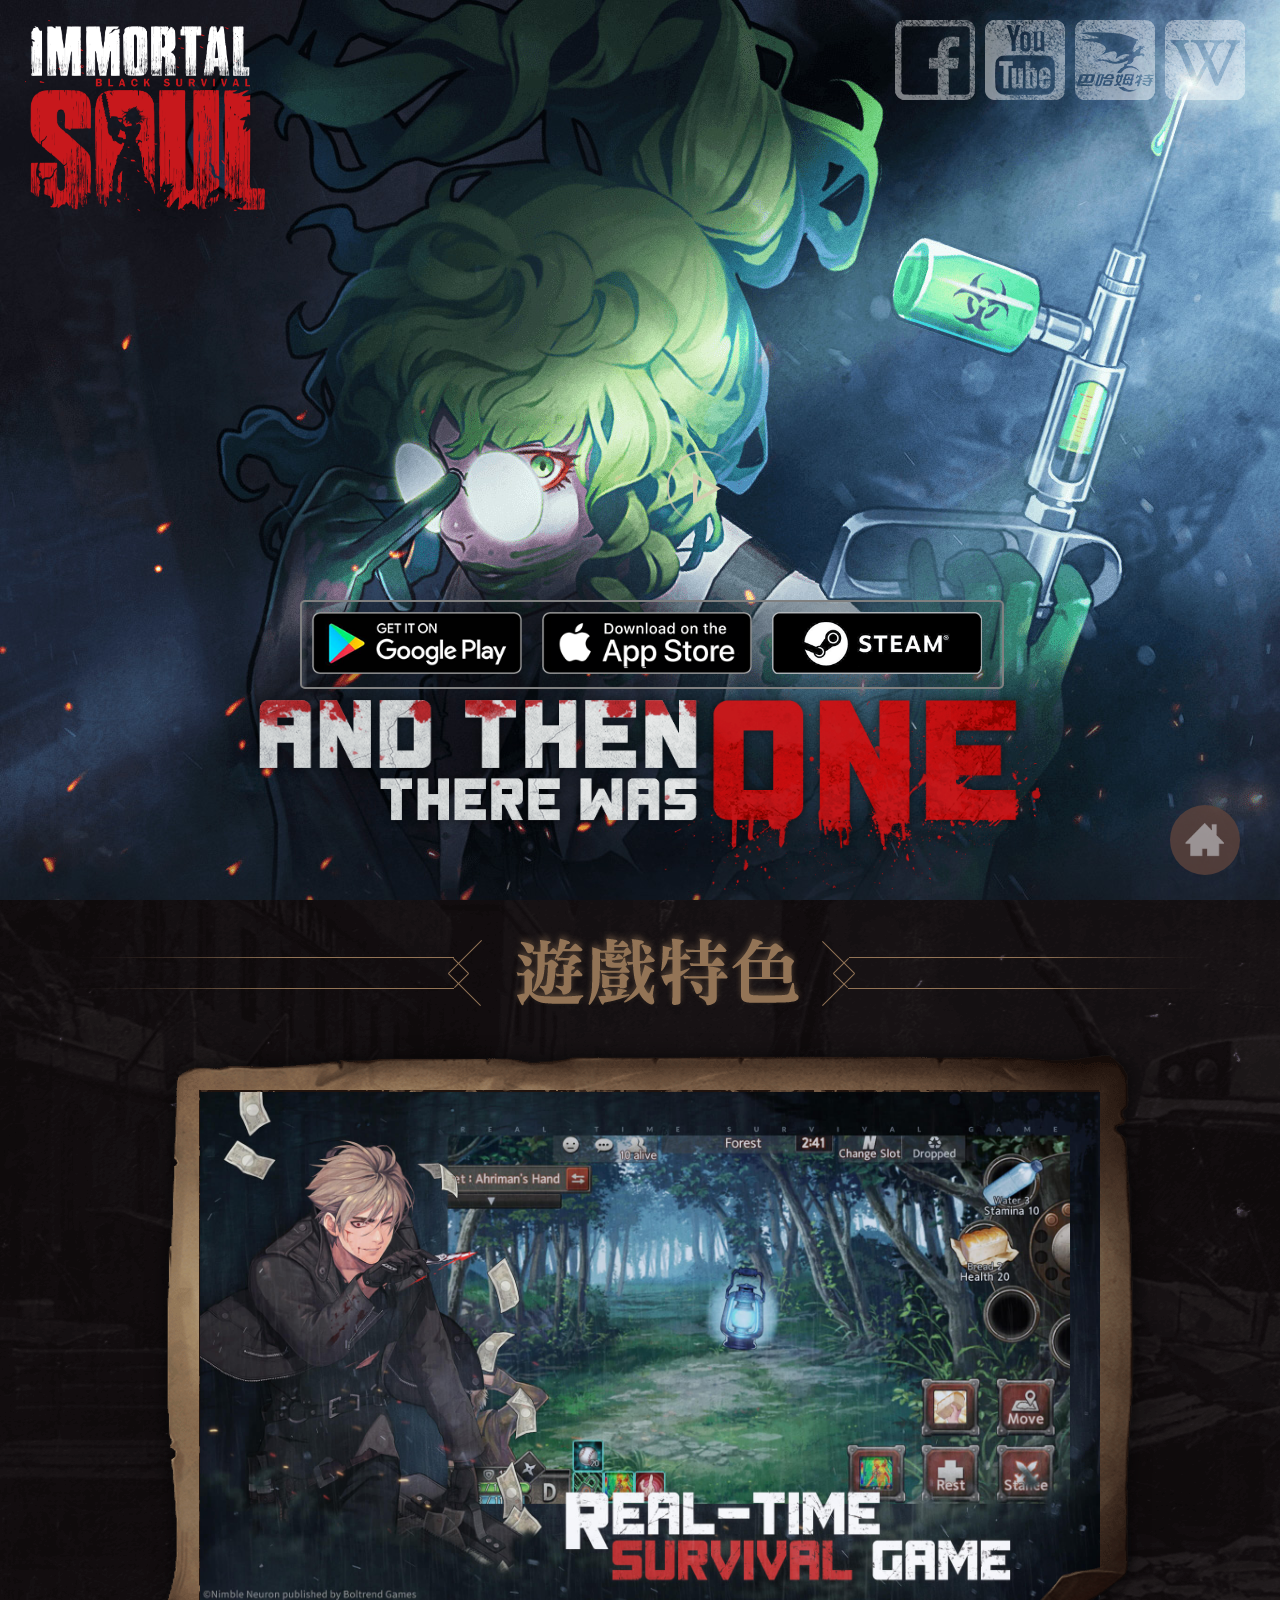
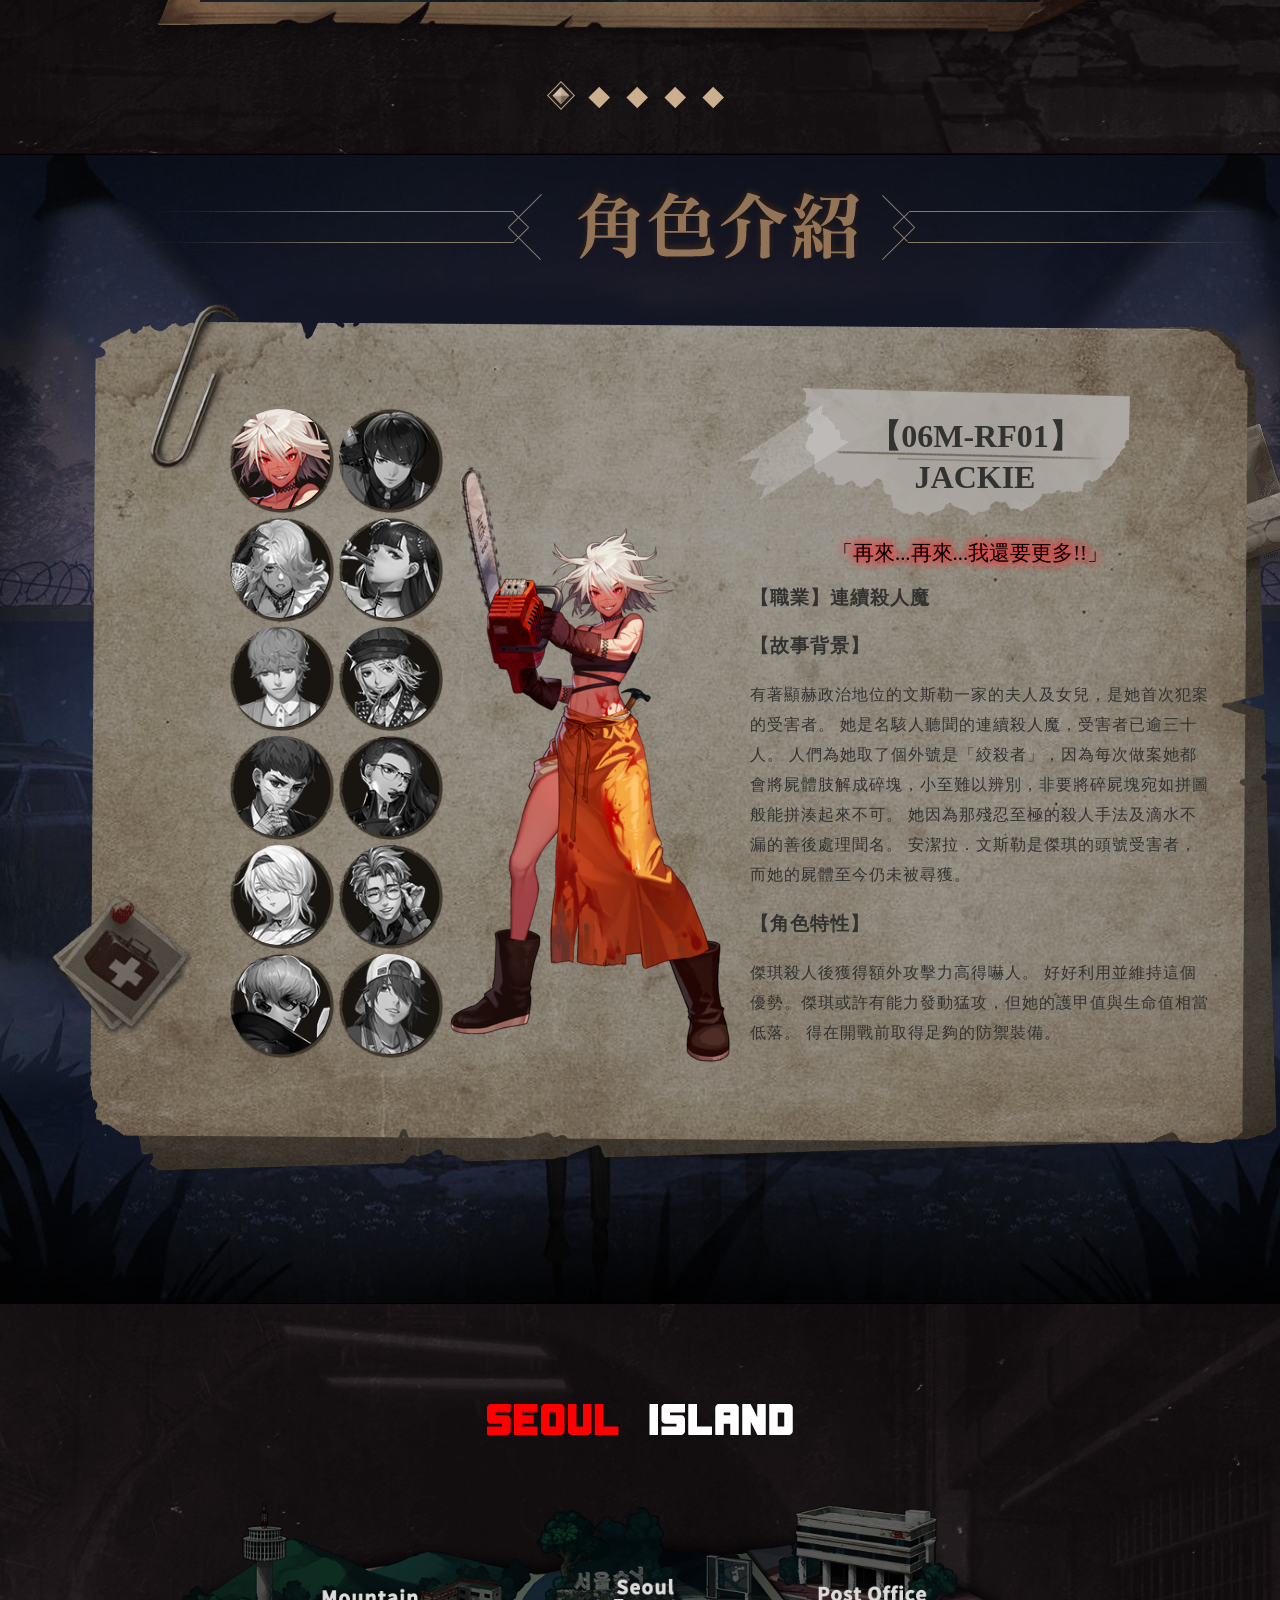
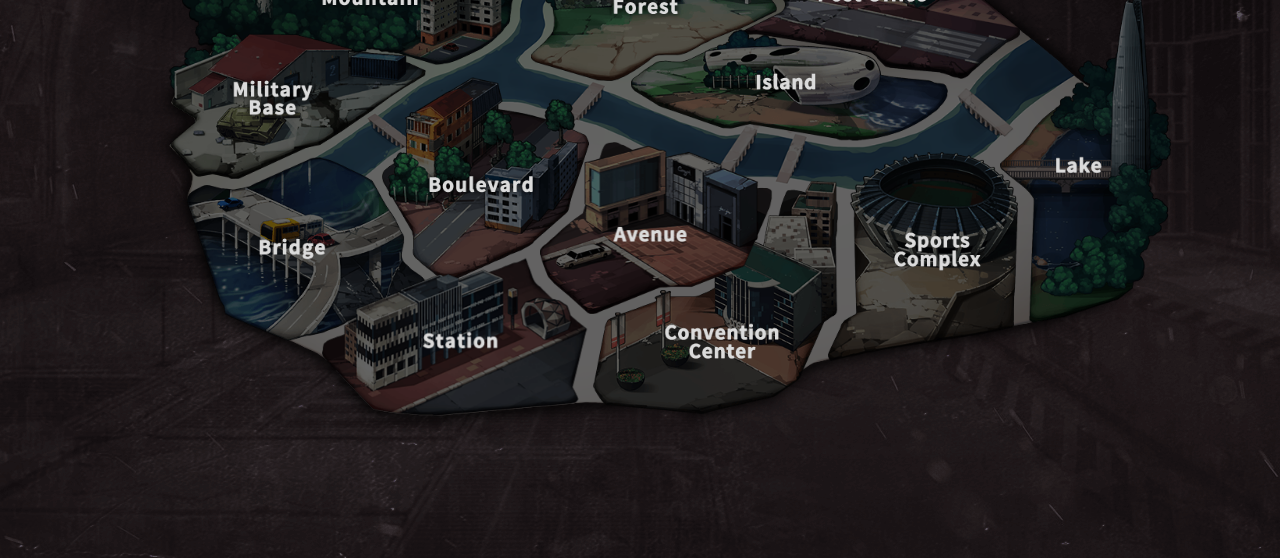
<file: index.html>
<!DOCTYPE html>
<html lang="en">

<head>
    <meta charset="UTF-8">
    <meta http-equiv="X-UA-Compatible" content="IE=edge">
    <meta name="viewport" content="width=device-width, initial-scale=1.0">
    <title>Black Survival</title>
    <link rel="icon" href="./icon/icon.png">
    <link rel="stylesheet" href="./style.css">
    <link rel="stylesheet" href="./map.css">
    <script src="jquery-3.6.0.min.js"></script>

</head>

<body>

    <script>
        $(document).ready(function () {
            $(".download").mouseover(function () {
                $(".dlcontent").show();
            });
            $(".dlcontent").mouseover(function () {
                $(".dlcontent").show();
            });
            $(".download").mouseout(function () {
                $(".dlcontent").hide();
            });
            $(".dlcontent").mouseout(function () {
                $(".dlcontent").hide();
            });

            //角色圖
            $(function () {
                $(".sv_button img").addClass("filtercss");
                $(".sv_intro").hide();
                $(".on").show();
                $(".on img").removeClass("filtercss");

                $(".sv_button").click(function () {
                    $(".sv_button img").addClass("filtercss");
                    $(".sv_intro").hide();
                    $(".sv_intro").find("img").addClass();
                    $(this).next().fadeIn(500);
                    $(".sv_text").show();
                    $(this).find("img").removeClass("filtercss");
                })
            })
            //特色圖
            $(function () {
                $(".pic_button>img").addClass("opacitycss");
                $(".on>img").removeClass("opacitycss");
                $(".pic_feature").hide();
                $(".on").show();

                $(".pic_button").click(function () {
                    $(".pic_button img").addClass("opacitycss")
                    $(".pic_feature").hide();
                    $(".pic_feature").find("img").addClass();
                    $(this).next().slideDown(400);
                    $(this).find("img").removeClass("opacitycss");
                })
            })

            //
            $('.up .close').click(function () {
                $('.up').hide();
            });

            //影片
            $('#mList a').on('click', function (e) {

                e.preventDefault();

                // get video url
                var u = $(this).attr('href');
                // get video id
                var i = u.substring(u.search('=') + 1, u.length);

                // build player
                $('#mPlayer DIV').html('<iframe width="840" height="472" src="https://www.youtube.com/embed/WYs4RuqgIKA" title="YouTube video player" frameborder="0" allow="accelerometer; autoplay; clipboard-write; encrypted-media; gyroscope; picture-in-picture" allowfullscreen></iframe>');
                // '<iframe width="840" height="472" src="https://www.youtube.com/embed/' + i + '?rel=0&autoplay=1;controls=1&showinfo=0 frameborder="1" allow="autoplay; encrypted-media" allowfullscreen></iframe>'
               
                // display player
                $('#mPlayer').fadeIn(500);

            });

            // hide video player
            $('#mPlayer').on('click', function (e) {

                // hide player
                $('#mPlayer').fadeOut(500);

                // destroy player
                $('#mPlayer DIV').empty();

            });

            //地圖
            $(".bg_modal1").hide();
            $(".map1>img").click(function () {
                $(".bg_modal1").show();
            });
            $(".close").click(function () {
                $(".bg_modal1").hide();
            });

            $(".bg_modal2").hide();
            $(".map2>img").click(function () {
                $(".bg_modal2").show();
            });
            $(".close").click(function () {
                $(".bg_modal2").hide();
            });
            $(".bg_modal3").hide();
            $(".map3>img").click(function () {
                $(".bg_modal3").show();
            });
            $(".close").click(function () {
                $(".bg_modal3").hide();
            });
            $(".bg_modal4").hide();
            $(".map4>img").click(function () {
                $(".bg_modal4").show();
            });
            $(".close").click(function () {
                $(".bg_modal4").hide();
            });
            $(".bg_modal5").hide();
            $(".map5>img").click(function () {
                $(".bg_modal5").show();
            });
            $(".close").click(function () {
                $(".bg_modal5").hide();
            });
            $(".bg_modal6").hide();
            $(".map6>img").click(function () {
                $(".bg_modal6").show();
            });
            $(".close").click(function () {
                $(".bg_modal6").hide();
            });
            $(".bg_modal7").hide();
            $(".map7>img").click(function () {
                $(".bg_modal7").show();
            });
            $(".close").click(function () {
                $(".bg_modal7").hide();
            });
            $(".bg_modal8").hide();
            $(".map8>img").click(function () {
                $(".bg_modal8").show();
            });
            $(".close").click(function () {
                $(".bg_modal8").hide();
            });
            $(".bg_modal9").hide();
            $(".map9>img").click(function () {
                $(".bg_modal9").show();
            });
            $(".close").click(function () {
                $(".bg_modal9").hide();
            });
            $(".bg_modal10").hide();
            $(".map10>img").click(function () {
                $(".bg_modal10").show();
            });
            $(".close").click(function () {
                $(".bg_modal10").hide();
            });
            $(".bg_modal11").hide();
            $(".map11>img").click(function () {
                $(".bg_modal11").show();
            });
            $(".close").click(function () {
                $(".bg_modal11").hide();
            });
            $(".bg_modal12").hide();
            $(".map12>img").click(function () {
                $(".bg_modal12").show();
            });
            $(".close").click(function () {
                $(".bg_modal12").hide();
            });
        })
    </script>

    <div class="header_bg" id="section_header">
        <!-- 製作正上方的背景圖 -->
        <a class="bs_icon" href="#"></a> <!-- 製作左上角的圖標 -->
        <div class="header_nav">
            <!-- 製作右上角的連結icon -->
            <a class="b1"
                href="https://www.facebook.com/%E9%BB%91%E8%89%B2%E5%80%96%E5%AD%98-Black-Survival-%E9%9D%9E%E5%AE%98%E7%B9%81%E4%B8%AD%E8%B3%87%E8%A8%8A%E7%AB%99-111586213933327/"
                target="_blank"></a></a>
            <a class="b2" href="https://www.youtube.com/channel/UCaktoGSdjMnfQFv5BSyYrvA" target="_blank"></a>
            <a class="b3" href="https://forum.gamer.com.tw/A.php?bsn=38217" target="_blank"></a>
            <a class="b4" href="https://blacksurvivaltw.fandom.com/zh/wiki/%E9%BB%91%E8%89%B2%E5%80%96%E5%AD%98_Wiki"
                target="_blank"></a>
        </div>

        <div class="home">
            <!-- 播放影片-->
            <!-- <div class="playVideo">
                <i></i>
            </div>
            <div class="modal is-hide">
                <iframe width="560" height="315" src="https://www.youtube.com/embed/p77piNdlYw0?controls=0"
                    title="YouTube video player" frameborder="0"
                    allow="accelerometer; autoplay; clipboard-write; encrypted-media; gyroscope; picture-in-picture"
                    allowfullscreen></iframe>
                <a class="modal-close js-modal-close">X</a>
            </div> -->
            <div id="mList">
                <a href="https://www.youtube.com/watch?v=j1V93r6uO54" class="playVideo"><i></i></a>
            </div>            

            <div class="download"></div> <!-- 移過去顯示隱藏的下載圖標-->
            <div class="dlcontent">
                <!-- 下載圖標-->
                <a class="d1" href="https://play.google.com/store/apps/details?id=com.boltrend.blacksurvival"
                    target="_blank"></a>
                <a class="d2" href="https://apps.apple.com/us/app/black-survival-re/id1526806298" target="_blank"></a>
                <a class="d3" href="https://store.steampowered.com/app/690510/Black_Survival/" target="_blank"></a>
            </div>
        </div>
    </div>
    </div>
    <!-- 遊戲特色-->
    <div class="pic_bg" id="section_pic">
        <div class="pic">
            <!-- 大袋子 -->
            <div class="pic_title"></div>
            <div class="game_pic">
                <!-- 遊戲圖大袋子 -->
                <div class="pic_content">
                    <div class="pic_nav" style="z-index: 20;">
                        <div class="pic_button on">
                            <img src="./other/scroll_on.png" alt="">
                        </div>
                        <div class="pic_feature on">
                            <img src="./pic/1.jpg" alt="">
                        </div>
                        <div class="pic_button">
                            <img src="./other/scroll_on.png" alt="">
                        </div>
                        <div class="pic_feature">
                            <img src="./pic/3.jpg" alt="">
                        </div>
                        <div class="pic_button">
                            <img src="./other/scroll_on.png" alt="">
                        </div>
                        <div class="pic_feature">
                            <img src="./pic/5.jpg" alt="">
                        </div>
                        <div class="pic_button">
                            <img src="./other/scroll_on.png" alt="">
                        </div>
                        <div class="pic_feature">
                            <img src="./pic/4.jpg" alt="">
                        </div>
                        <div class="pic_button">
                            <img src="./other/scroll_on.png" alt="">
                        </div>
                        <div class="pic_feature">
                            <img src="./pic/kv.jpg" alt="">
                        </div>
                    </div>
                </div>
            </div>
            <div class="photo_border"></div>
            <div class="scroll_line"></div>
        </div>
    </div>


    <!-- 腳色介紹-->
    <div class="char_bg" id="section_char">
        <!-- 背景圖-->
        <div class="char">
            <!-- 腳色介紹區塊-->
            <div class="char_title"></div>
            <div class="game_char">
                <!-- 腳色大袋子-->
                <div class="sv_content">
                    <div class="sv_nav" style="z-index: 20;">
                        <!-- 1-->
                        <div class="sv_button on head_img"><img src="./char/1jackie.png" alt="">
                        </div>
                        <div class="sv_intro on">
                            <!-- 介紹袋子-->
                            <div class="body_img">
                                <img id="sv1" src="./allchar/1.png" alt="">
                            </div>
                            <div class="sv_title">
                                <h1>【06M-RF01】JACKIE</h1>
                            </div>
                            <div class="sv_say">
                                「再來...再來...我還要更多!!」
                            </div>
                            <div class="sv_text">
                                <!-- 角色資訊-->
                                <h3>【職業】連續殺人魔</h3>
                                <h3>【故事背景】</h3>
                                有著顯赫政治地位的文斯勒一家的夫人及女兒，是她首次犯案的受害者。
                                她是名駭人聽聞的連續殺人魔，受害者已逾三十人。
                                人們為她取了個外號是「絞殺者」，因為每次做案她都會將屍體肢解成碎塊，小至難以辨別，非要將碎屍塊宛如拼圖般能拼湊起來不可。
                                她因為那殘忍至極的殺人手法及滴水不漏的善後處理聞名。
                                安潔拉．文斯勒是傑琪的頭號受害者，而她的屍體至今仍未被尋獲。

                                <h3>【角色特性】</h3>
                                傑琪殺人後獲得額外攻擊力高得嚇人。
                                好好利用並維持這個優勢。傑琪或許有能力發動猛攻，但她的護甲值與生命值相當低落。
                                得在開戰前取得足夠的防禦裝備。
                            </div>
                        </div>
                        <!-- 1結束-->
                        <!-- 2-->
                        <div class="sv_button head_img"><img src="./char/31Yuki.png" alt="">
                        </div>
                        <div class="sv_intro">
                            <!-- 介紹袋子-->
                            <div class="body_img1">
                                <img src="/allchar/31.png" alt="yuki">
                            </div>
                            <div class="sv_title">
                                <h1>【17M-RFT31】YUKI</h1>
                            </div>
                            <div class="sv_say">
                                「有什麼是我能為你效勞的嗎？」
                            </div>
                            <div class="sv_text">
                                <!-- 角色資訊-->
                                <h3>【職業】高中生</h3>
                                <h3>【故事背景】</h3>
                                有著完美無瑕般風度的劍道社高中生。
                                他從不會因小事而失去冷靜，總是做好萬全的準備去應對各種狀況。
                                他的完美主義猶如一道無堅不催的冰牆，卻也同時像玻璃般容易受到打擊而粉碎。

                                <h3>【角色特性】</h3>
                                雪的優勢在於可以短暫封印對手的戰鬥技能。
                                確保身上有足夠的補品，令你能隨時維持在「完美主義」的狀態。
                            </div>
                        </div>
                        <!-- 2結束-->
                        <!-- 3-->
                        <div class="sv_button head_img"> <img src="./char/3Chiara.png" alt="">
                        </div>
                        <div class="sv_intro">
                            <!-- 介紹袋子-->
                            <div class="body_img2">
                                <img src="./allchar/3.png" alt="">
                            </div>
                            <div class="sv_title">
                                <h1>【16M-RFT21】CHIARA</h1>
                            </div>
                            <div class="sv_say">
                                「結束了…再也沒有任何事物能救贖我…」
                            </div>
                            <div class="sv_text">
                                <!-- 角色資訊-->
                                <h3>【職業】修女</h3>
                                <h3>【故事背景】</h3>
                                出生時就被送到一座封閉的天主教修道院，每天都接受神是全知全能的洗腦灌輸。
                                當終於被獲准離開修道院出外傳教時，她深信著自己是受上帝所庇護的，於是來到了當地治安最險惡的城鎮傳教，最後遭人綁架。
                                在她身處人口販賣市場的那段漫長日子裡，被逼著做她所認為骯髒下賤的事情。她逐漸萌生了質疑起上帝的念頭，也令她對被玷汙的自己產生強烈的厭惡感。
                                每當她看見美麗而純潔的事物，都是讓她陷入自我厭惡而情緒崩潰。
                                <h3>【角色特性】</h3>
                                琪婭拉的極印可以不斷消弱敵人，這對持久戰十分有利。
                                審判降臨可對疊滿極印的敵人造成巨量的打擊。
                            </div>
                        </div>
                        <!-- 3結束-->
                        <!-- 4-->
                        <div class="sv_button head_img"><img src="./char/29LiDailin.png" alt="">
                        </div>
                        <div class="sv_intro">
                            <!-- 介紹袋子-->
                            <div class="body_img3">
                                <img src="./allchar/29.png" alt="">
                            </div>
                            <div class="sv_title">
                                <h1>【16M-RFT20】<br>LI DAILIN</h1>
                            </div>
                            <div class="sv_say">
                                「能請你從我的生命中離開嗎？」
                            </div>
                            <div class="sv_text">
                                <!-- 角色資訊-->
                                <h3>【職業】無業遊民</h3>
                                <h3>【故事背景】</h3>
                                武術世家唯一的獨生女。為將武術流傳下去，家人不顧及她的感受逼著她習武。使她對武術心生厭惡。
                                作為報復，她捨棄作為武術家的尊嚴，逃離了世代傳承的道館，選擇過著浪跡天崖的生活。
                                只有當身上沒了酒錢，她才會隨便找些零工來做。
                                跟她的名字比起來，「李花子（李化子）」這個外號在她的家鄉更有名。

                                <h3>【角色特性】</h3>
                                黛琳在喝醉時就能一展他的過人武藝。最好確保背包裡始終都備有酒。
                                黛琳是一名酒鬼，能輕易找到隱藏在各處的酒。
                            </div>
                        </div>
                        <!-- 4結束-->
                        <!-- 5-->
                        <div class="sv_button head_img"><img src="./char/12Arda.png" alt="">
                        </div>
                        <div class="sv_intro">
                            <!-- 介紹袋子-->
                            <div class="body_img4">
                                <img src="./allchar/12.png" alt="">
                            </div>
                            <div class="sv_title">
                                <h1>【14M-RFT24】ARDA</h1>
                            </div>
                            <div class="sv_say">
                                「人們總是會留下痕跡」
                            </div>
                            <div class="sv_text">
                                <!-- 角色資訊-->
                                <h3>【職業】大學研究生</h3>
                                <h3>【故事背景】</h3>
                                於尊敬的教授底下進行研究的大學研究生。
                                當教授遭人指控偽造其挖掘的考古文物時，他挺身而出站在教授這邊並為她辯護。
                                但他也逐漸被他人的指控所影響，最後聽信謠言質疑起自己的教授。
                                因此當教授的清白最終被證實時，他開始對「相信」這件事抱持著很深的不信任。
                                雖然他經常板著張臉面無表情，不過那只是不太將情緒表現在臉上而已。
                                他常被人看到用茶杯喝提神飲料。

                                <h3>【角色特性】</h3>
                                阿爾達的工藝鑑定用他與敵方的裝備稀有度的差別加額外真傷。
                                早期在打架前先裝備一些基礎裝備。
                                打架時用他的禁止挖掘來阻礙敵人的搜索率,讓他們找不到需要的道具。
                            </div>
                        </div>
                        <!-- 5結束-->
                        <!-- 6-->
                        <div class="sv_button head_img"><img src="./char/6Hart.png" alt="">
                        </div>
                        <div class="sv_intro">
                            <!-- 介紹袋子-->
                            <div class="body_img5">
                                <img src="./allchar/6.png" alt="">
                            </div>
                            <div class="sv_title">
                                <h1>【16M-RFT22】HART</h1>
                            </div>
                            <div class="sv_say">
                                「愛與和……平？」
                            </div>
                            <div class="sv_text">
                                <!-- 角色資訊-->
                                <h3>【職業】吉他手</h3>
                                <h3>【故事背景】</h3>
                                她被愛和音樂能夠改變世界的信念所感動，讓她從此迷上了搖滾樂。
                                她的樂團名聲遠近馳名，受到許多經紀公司的邀約。
                                但是哈特卻拒絕了這些邀請，因為這樣她就沒辦法演奏自己想要的音樂了。
                                然而其他被現實壓力所苦的樂團成員們，在她不知情的情況簽下了合約。
                                遭到同伴背叛的打擊令她錯愕不已。
                                為了證明自己是對的，讓她要用音樂來改變人的想法更加執著。

                                <h3>【角色特性】</h3>
                                「和平使者」能使人無法在該區域發生任何戰鬥，能否恰當運用這個能力很重要。
                                敵人的武器越強，「不和諧音」就會越強。
                            </div>
                        </div>
                        <!-- 6結束-->
                        <!-- 10-->
                        <div class="sv_button head_img"><img src="./char/10HyunWoo.png" alt="">
                        </div>
                        <div class="sv_intro">
                            <!-- 介紹袋子-->
                            <div class="body_img6">
                                <img src="./allchar/10.png" alt="">
                            </div>
                            <div class="sv_title">
                                <h1>【14M-RFT04】HYUNWOO</h1>
                            </div>
                            <div class="sv_say">
                                「事情不會再更糟了」
                            </div>
                            <div class="sv_text">
                                <!-- 角色資訊-->
                                <h3>【職業】高中生</h3>
                                <h3>【故事背景】</h3>
                                玹雨不曾懷抱過夢想或希望。自己對於未來所能感受到的只有焦慮與不安。
                                為了逃避對未來的恐懼，他能做的就是不斷找人打架與飆車，僅僅追求一時刺激而活在當下。
                                然而無論再怎麼欺騙自己，他內心的焦慮依然揮之不去，不斷地潛藏在他的內心深處。
                                成年後最想做的就是堂堂正正地去買張彩券。
                                比起家人，他更看重自己的死黨。

                                <h3>【角色特性】</h3>
                                玹雨的惡鬥能迅速的幫助自己提高熟練度。主動發起進攻能有效地快速增強自己的實力。
                            </div>
                        </div>
                        <!-- 10結束-->
                        <!-- 11-->
                        <div class="sv_button head_img"><img src="./char/24Adela.png" alt="">
                        </div>
                        <div class="sv_intro">
                            <!-- 介紹袋子-->
                            <div class="body_img7">
                                <img src="./allchar/24.png" alt="">
                            </div>
                            <div class="sv_title">
                                <h1>【17M-RFT28】ADELA</h1>
                            </div>
                            <div class="sv_say">
                                「何必白費力氣呢？反正勝利最後一定是屬於我的」
                            </div>
                            <div class="sv_text">
                                <!-- 角色資訊-->
                                <h3>【職業】西洋棋世界冠軍</h3>
                                <h3>【故事背景】</h3>
                                身為西洋棋世界冠軍。擺在她面前的唯有勝利。
                                在她的字典裡沒有「失敗」這兩個字。
                                她隨時能夠預測下一步並且完美的執行。
                                平常她的步調總是比較緩慢，有時甚至會讓人感到不耐煩。
                                可是當比賽開始，她就會全神關注於比賽，仿佛變了一個人。
                                她喜歡思考計畫一切，尤其當她所制定的戰術策略及精準的決策判斷讓自己贏得比賽時，更會令她雀躍不已。

                                <h3>【角色特性】</h3>
                                能使用「升變」來提升武器等級。
                                如果有計畫性地使用「將軍！」，就能夠在僅僅8秒後再次使用該技能。
                            </div>
                        </div>
                        <!-- 11結束-->
                        <!-- 12-->
                        <div class="sv_button head_img"><img src="./char/21Sissela.png" alt="">
                        </div>
                        <div class="sv_intro">
                            <!-- 介紹袋子-->
                            <div class="body_img8">
                                <img src="./allchar/21.png" alt="">
                            </div>
                            <div class="sv_title">
                                <h1>【17M-RFT27】SISSELA</h1>
                            </div>
                            <div class="sv_say">
                                「活著是一種痛苦。等待著我的也只有更多的痛苦」
                            </div>
                            <div class="sv_text">
                                <!-- 角色資訊-->
                                <h3>【職業】絕症患者</h3>
                                <h3>【故事背景】</h3>
                                她身患世上僅有百餘人罹患的不治之症。年幼時被診斷出來，從那時後便沒離開過醫院。
                                她時常承受著難以忍受的痛楚，儘管數次試著自殺，但始終沒有成功。
                                醫學界將她視為是難能可貴的重要樣本，因此動用許多最尖端的醫療技術與鉅額的藥物補助來研究她的病情。
                                可是在她眼中看來，他們不過僅僅是為了拿自己的身體做研究，才讓她苟延殘喘的活在這裡。
                                她總是面無表情，也不愛講話。由於從小就生活在醫院的緣故，所以與其他人交談時會感到很不自在。
                                她有著會在周遭的物體畫上眼睛嘴巴並給它們取名、和它們說話的習慣。

                                <h3>【角色特性】</h3>
                                希瑟拉的痛苦忍受效果會隨著交戰時間的延長而增強。
                                希瑟拉準備的恢復物品可利用解除枷鎖來贏得戰鬥。
                            </div>
                        </div>
                        <!-- 12結束-->
                        <!-- 13-->
                        <div class="sv_button head_img"><img src="./char/9Shoichi.png" alt="">
                        </div>
                        <div class="sv_intro">
                            <!-- 介紹袋子-->
                            <div class="body_img9">
                                <img src="./allchar/9.png" alt="">
                            </div>
                            <div class="sv_title">
                                <h1>【16M-RFT23】SHOICHI</h1>
                            </div>
                            <div class="sv_say">
                                「那麼，這份髒工作值得你開多少價碼呢？」
                            </div>
                            <div class="sv_text">
                                <!-- 角色資訊-->
                                <h3>【職業】證券營業員</h3>
                                <h3>【故事背景】</h3>
                                他曾經是個平庸無能的老實上班族。
                                當他的妻子死於先天性心臟病時，他整個人像是變了一樣。
                                因為沒有錢害得妻子沒辦法接受適當的手術及治療，他將妻子的死歸咎於金錢。
                                而他認知到總有一天，遺傳妻子疾病的女兒也死於相同的疾病。
                                使他下定決心為了錢什麼髒事都願意做。
                                他能夠面無表情地談論，實際存在的東西才能決定本身的價值。
                                他喜歡喝茶勝過咖啡，但他卻認為喝茶很老氣。

                                <h3>【角色特性】</h3>
                                彰一很擅長利用敵人的弱點，他能活用這項優勢主動發起致命攻擊。
                                「非法利益」是個能使你在與敵人一對一交戰時，擴大雙方武器熟練度差距的一大利器。
                            </div>
                        </div>
                        <!-- 13結束-->
                        <!-- 14-->
                        <div class="sv_button head_img"><img src="./char/8Alex.png" alt="">
                        </div>
                        <div class="sv_intro">
                            <!-- 介紹袋子-->
                            <div class="body_img10">
                                <img src="./allchar/8.png" alt="">
                            </div>
                            <div class="sv_title">
                                <h1>【14M-RFT13】ALEX</h1>
                            </div>
                            <div class="sv_say">
                                「擁有真理，自會揭示名為未來的神秘面紗」
                            </div>
                            <div class="sv_text">
                                <!-- 角色資訊-->
                                <h3>【職業】特務</h3>
                                <h3>【故事背景】</h3>
                                精通6國語言，擅長操作所有類型的武器。
                                他似乎很喜歡玩俄羅斯方塊。
                                與其優異的身體能力不同的事，他的臉色總是看起來不太好。
                                除此之外的事情均不詳。

                                <h3>【角色特性】</h3>
                                亞歷克斯能操作各種類型的武器。所以不管是哪種，你都能視情形選擇最好的裝備。
                                「孤注一擲」可以造成驚人的傷害，但也必須做好事前準備。
                                試著在潛行狀態下使用。
                            </div>
                        </div>
                        <!-- 14結束-->
                        <!-- 15-->
                        <div class="sv_button head_img"><img src="./char/30Nathapon.png" alt="">
                        </div>
                        <div class="sv_intro">
                            <!-- 介紹袋子-->
                            <div class="body_img11">
                                <img src="./allchar/30.png" alt="">
                            </div>
                            <div class="sv_title">
                                <h1>【17M-RFT30】NATHAPON</h1>
                            </div>
                            <div class="sv_say">
                                「人都身處在追尋什麼事物的旅途，不是嗎？」
                            </div>
                            <div class="sv_text">
                                <!-- 角色資訊-->
                                <h3>【職業】攝影師</h3>
                                <h3>【故事背景】</h3>
                                他是個雲遊四海的攝影師．手下的快門從來沒停過。
                                他是個天性樂觀且有著良好適應力的人，儘管別人聽起來可能會覺得有點奇怪，但是他其實不太與人來往。
                                每當他起床睜開眼睛的瞬間，他就會起來仔細檢視相機裡的照片，生怕遺漏了什麼。

                                <h3>【角色特性】</h3>
                                納塔朋可使用「時間軌跡」來迅速提升等級，而不需要進行戰鬥。
                                「取景」在戰鬥繼續時更有效。
                                別忘記在有「時間軌跡」的區域使用效果會翻倍。
                            </div>
                        </div>
                        <!-- 15結束-->
                    </div>
                </div>
            </div>
        </div>
    </div>

    <div class="map_bg" id="section_map">
        <div class="map">
            <div class="map_title"></div>
            <div class="map_box">
                <div class="map_item map1"><img src="./map/1Lake.png" alt=""></div>
                <div class="map_item map2"><img src="./map/2PostOffice.png" alt=""></div>
                <div class="map_item map3"><img src="./map/3SeoulForest.png" alt=""></div>
                <div class="map_item map4"><img src="./map/4Island.png" alt=""></div>
                <div class="map_item map5"><img src="./map/5Mountain.png" alt=""></div>
                <div class="map_item map6"><img src="./map/6MilitaryBase.png" alt=""></div>
                <div class="map_item map7"><img src="./map/7Boulevard.png" alt=""></div>
                <div class="map_item map8"><img src="./map/8Bridge.png" alt=""></div>
                <div class="map_item map9"><img src="./map/9ConventionCenter.png" alt=""></div>
                <div class="map_item map10"><img src="./map/10SportsComplex.png" alt=""></div>
                <div class="map_item map11"><img src="./map/11Staion.png" alt=""></div>
                <div class="map_item map12"><img src="./map/12Avenue.png" alt=""></div>
            </div>
        </div>
    </div>

    

    <div class="bg_modal1">
        <div class="modal_content">
            <img src="./map/1Lake-detail.png" alt="">
        </div>
        <div class="close">+</div>
    </div>

    <div class="bg_modal2">
        <div class="modal_content">
            <img src="./map/2PostOffice-detail.png" alt="">
        </div>
        <div class="close">+</div>
    </div>
    <div class="bg_modal3">
        <div class="modal_content">
            <img src="./map/3SeoulForest-detail.png" alt="">
        </div>
        <div class="close">+</div>
    </div>
    <div class="bg_modal4">
        <div class="modal_content">
            <img src="./map/4Island-detail.png" alt="">
        </div>
        <div class="close">+</div>
    </div>
    <div class="bg_modal5">
        <div class="modal_content">
            <img src="./map/5Mountain-detail.png" alt="">
        </div>
        <div class="close">+</div>
    </div>
    <div class="bg_modal6">
        <div class="modal_content">
            <img src="./map/6MilitaryBase-detail.png" alt="">
        </div>
        <div class="close">+</div>
    </div>
    <div class="bg_modal7">
        <div class="modal_content">
            <img src="./map/7Boulevard-detail.png" alt="">
        </div>
        <div class="close">+</div>
    </div>
    <div class="bg_modal8">
        <div class="modal_content">
            <img src="./map/8Bridge-detail.png" alt="">
        </div>
        <div class="close">+</div>
    </div>
    <div class="bg_modal9">
        <div class="modal_content">
            <img src="./map/9ConventionCenter-detail.png" alt="">
        </div>
        <div class="close">+</div>
    </div>
    <div class="bg_modal10">
        <div class="modal_content">
            <img src="./map/10SportsComplex-detail.png" alt="">
        </div>
        <div class="close">+</div>
    </div>
    <div class="bg_modal11">
        <div class="modal_content">
            <img src="./map/11Staion-detail.png" alt="">
        </div>
        <div class="close">+</div>
    </div>
    <div class="bg_modal12">
        <div class="modal_content">
            <img src="./map/12Avenue-detail.png" alt="">
        </div>
        <div class="close">+</div>
    </div>


    <div>
        <a href="#top" class="up"></a>
    </div>

    <div id="mPlayer">
        <div></div>
    </div>
</body>

</html>
</file>
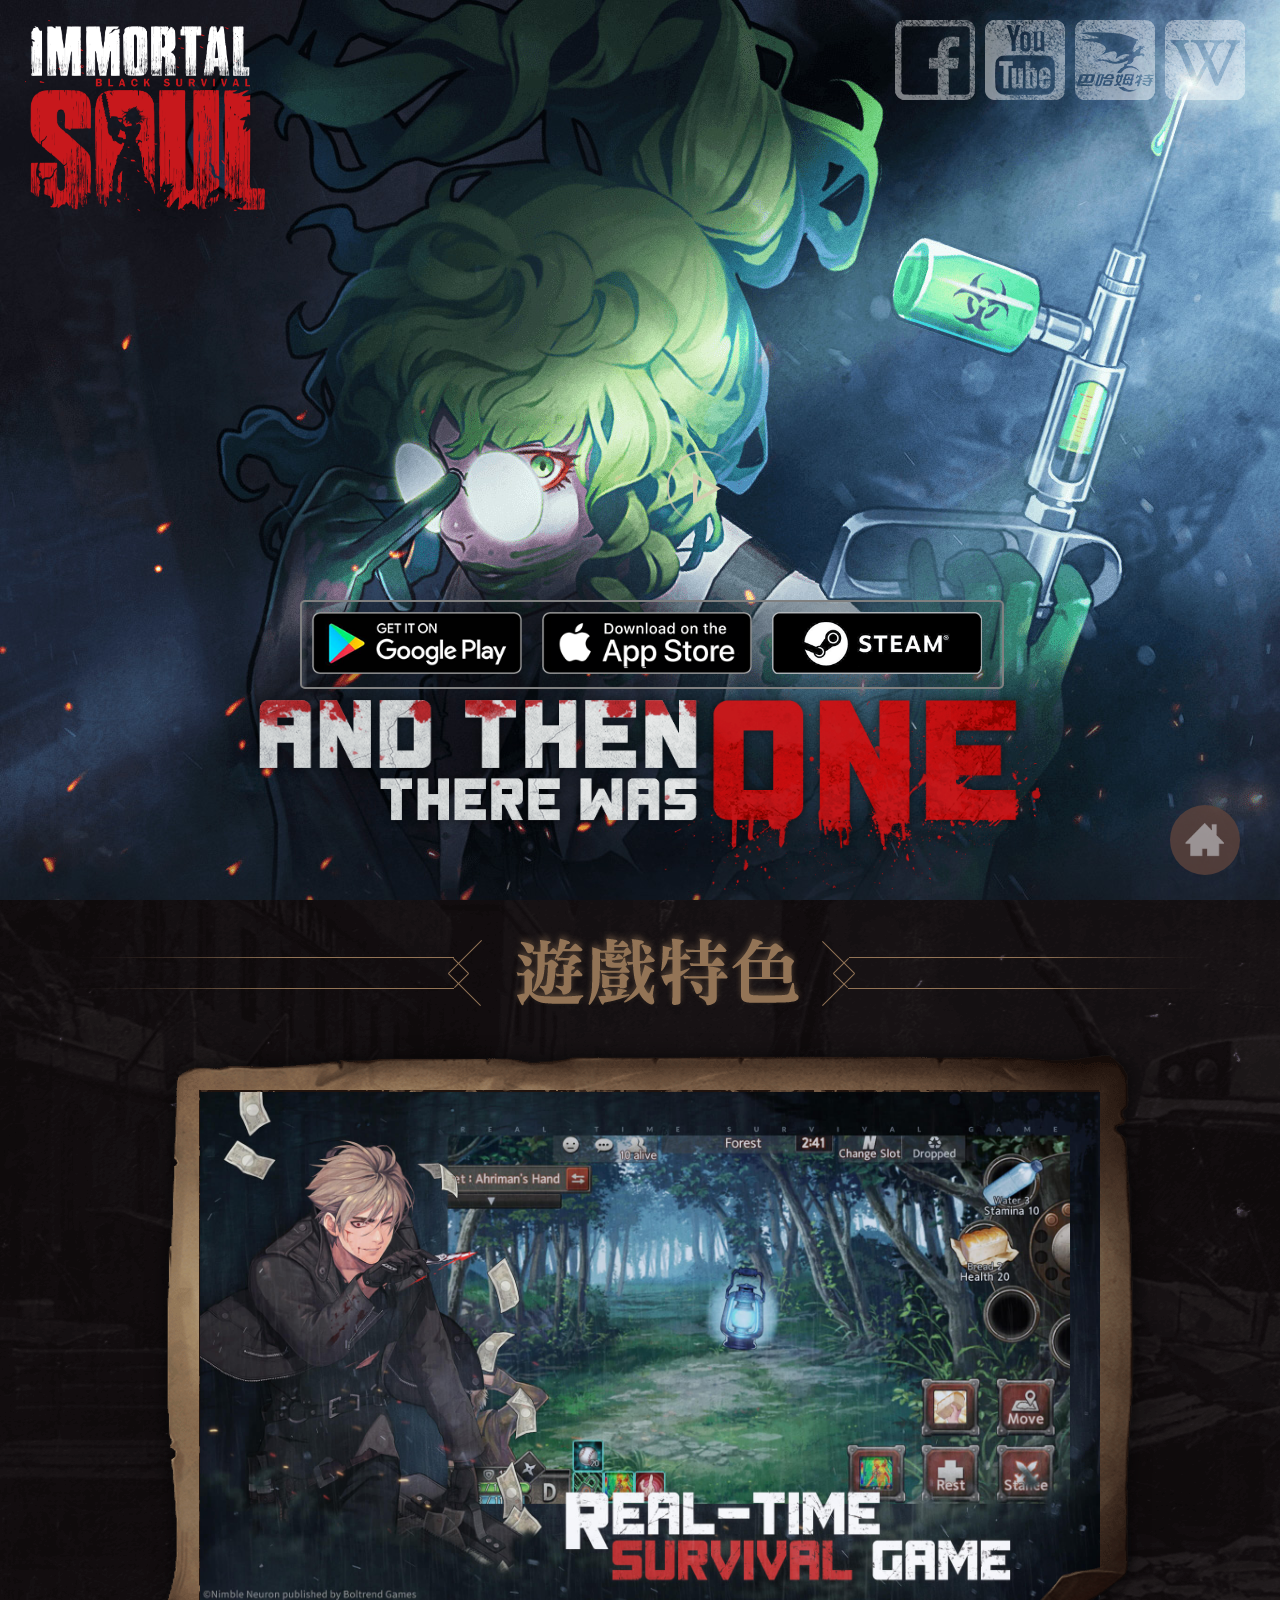
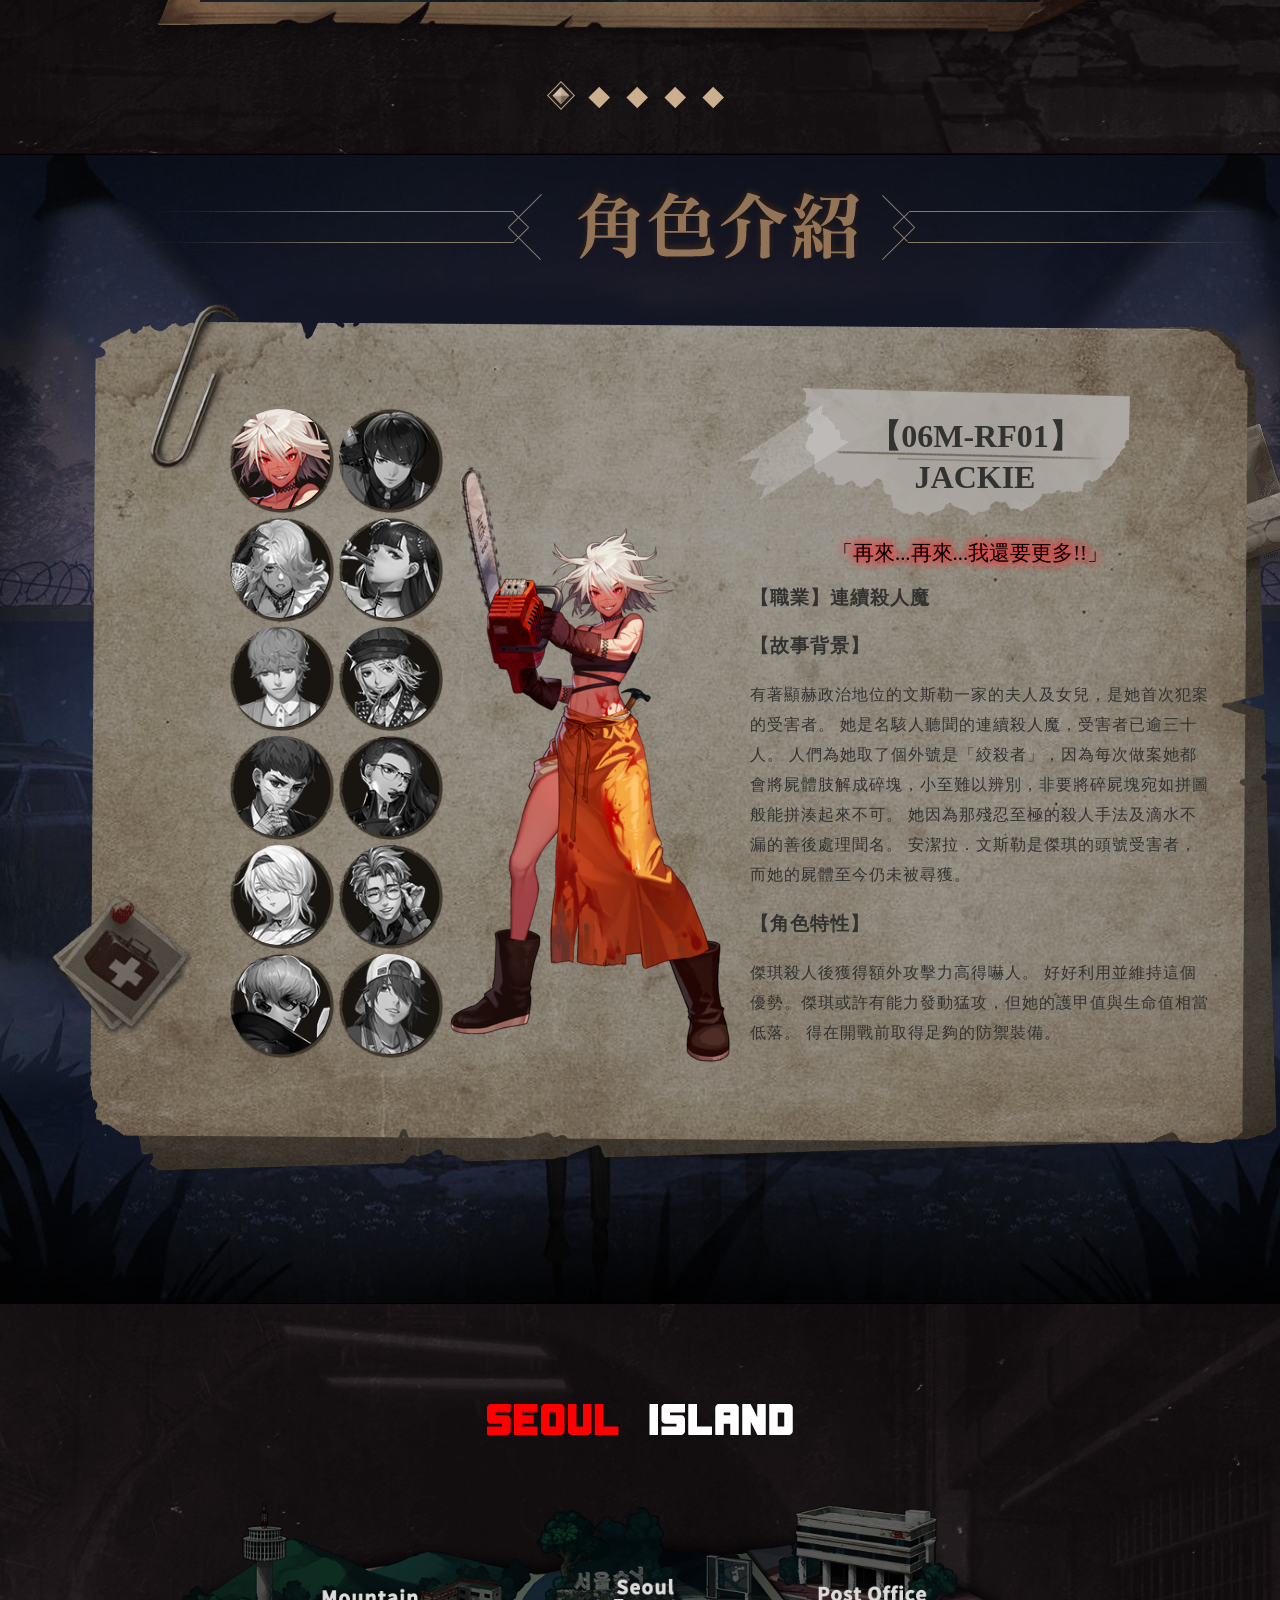
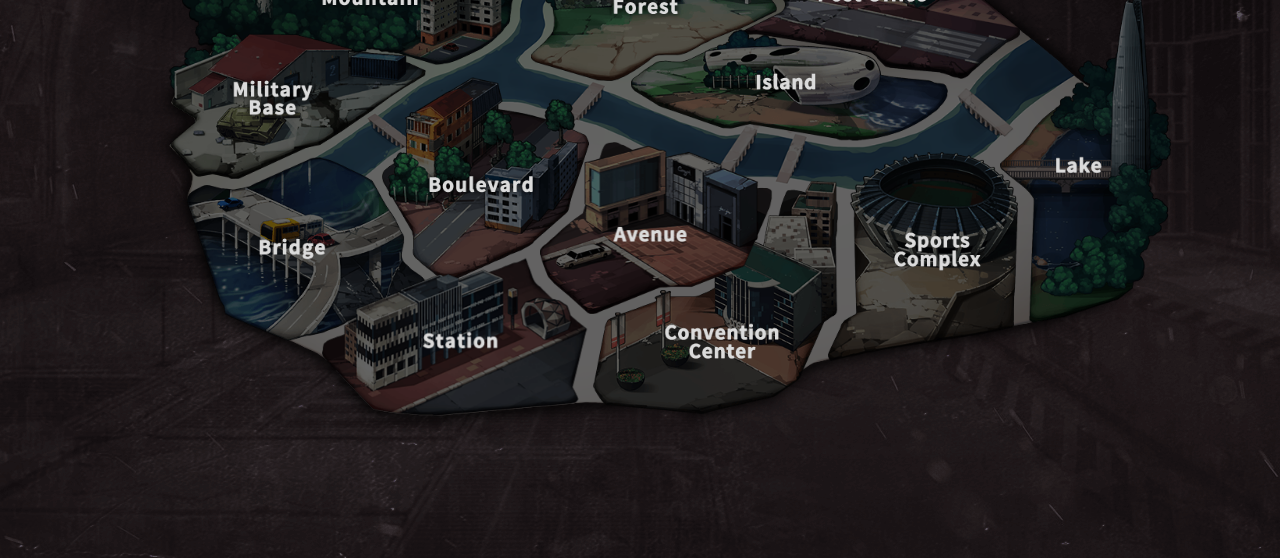
<file: demo.html>
<!DOCTYPE html>
<html lang="en">

<head>
    <meta charset="UTF-8">
    <meta http-equiv="X-UA-Compatible" content="IE=edge">
    <meta name="viewport" content="width=device-width, initial-scale=1.0">
    <title>Black Survival</title>
    <link rel="icon" href="./icon/icon.png">
    <link rel="stylesheet" href="./style.css">
    <link rel="stylesheet" href="./map.css">
    <script src="jquery-3.6.0.min.js"></script>

</head>

<body>

    <script>
        $(document).ready(function () {
            $(".download").mouseover(function () {
                $(".dlcontent").show();
            });
            $(".dlcontent").mouseover(function () {
                $(".dlcontent").show();
            });
            $(".download").mouseout(function () {
                $(".dlcontent").hide();
            });
            $(".dlcontent").mouseout(function () {
                $(".dlcontent").hide();
            });

            //角色圖
            $(function () {
                $(".sv_button img").addClass("filtercss");
                $(".sv_intro").hide();
                $(".on").show();
                $(".on img").removeClass("filtercss");

                $(".sv_button").click(function () {
                    $(".sv_button img").addClass("filtercss");
                    $(".sv_intro").hide();
                    $(".sv_intro").find("img").addClass();
                    $(this).next().fadeIn(500);
                    $(".sv_text").show();
                    $(this).find("img").removeClass("filtercss");
                })
            })
            //特色圖
            $(function () {
                $(".pic_button>img").addClass("opacitycss");
                $(".on>img").removeClass("opacitycss");
                $(".pic_feature").hide();
                $(".on").show();

                $(".pic_button").click(function () {
                    $(".pic_button img").addClass("opacitycss")
                    $(".pic_feature").hide();
                    $(".pic_feature").find("img").addClass();
                    $(this).next().slideDown(400);
                    $(this).find("img").removeClass("opacitycss");
                })
            })

            //
            $('.up .close').click(function () {
                $('.up').hide();
            });

            //影片
            $('#mList a').on('click', function (e) {

                e.preventDefault();

                // get video url
                var u = $(this).attr('href');
                // get video id
                var i = u.substring(u.search('=') + 1, u.length);

                // build player
                $('#mPlayer DIV').html('<iframe width="840" height="472" src="https://www.youtube.com/embed/' + i + '?rel=0&autoplay=1;controls=1&showinfo=0 frameborder="1" allow="autoplay; encrypted-media" allowfullscreen></iframe>');

                // display player
                $('#mPlayer').fadeIn(500);

            });

            // hide video player
            $('#mPlayer').on('click', function (e) {

                // hide player
                $('#mPlayer').fadeOut(500);

                // destroy player
                $('#mPlayer DIV').empty();

            });

            //地圖
            $(".bg_modal1").hide();
            $(".map1>img").click(function () {
                $(".bg_modal1").show();
            });
            $(".close").click(function () {
                $(".bg_modal1").hide();
            });

            $(".bg_modal2").hide();
            $(".map2>img").click(function () {
                $(".bg_modal2").show();
            });
            $(".close").click(function () {
                $(".bg_modal2").hide();
            });
            $(".bg_modal3").hide();
            $(".map3>img").click(function () {
                $(".bg_modal3").show();
            });
            $(".close").click(function () {
                $(".bg_modal3").hide();
            });
            $(".bg_modal4").hide();
            $(".map4>img").click(function () {
                $(".bg_modal4").show();
            });
            $(".close").click(function () {
                $(".bg_modal4").hide();
            });
            $(".bg_modal5").hide();
            $(".map5>img").click(function () {
                $(".bg_modal5").show();
            });
            $(".close").click(function () {
                $(".bg_modal5").hide();
            });
            $(".bg_modal6").hide();
            $(".map6>img").click(function () {
                $(".bg_modal6").show();
            });
            $(".close").click(function () {
                $(".bg_modal6").hide();
            });
            $(".bg_modal7").hide();
            $(".map7>img").click(function () {
                $(".bg_modal7").show();
            });
            $(".close").click(function () {
                $(".bg_modal7").hide();
            });
            $(".bg_modal8").hide();
            $(".map8>img").click(function () {
                $(".bg_modal8").show();
            });
            $(".close").click(function () {
                $(".bg_modal8").hide();
            });
            $(".bg_modal9").hide();
            $(".map9>img").click(function () {
                $(".bg_modal9").show();
            });
            $(".close").click(function () {
                $(".bg_modal9").hide();
            });
            $(".bg_modal10").hide();
            $(".map10>img").click(function () {
                $(".bg_modal10").show();
            });
            $(".close").click(function () {
                $(".bg_modal10").hide();
            });
            $(".bg_modal11").hide();
            $(".map11>img").click(function () {
                $(".bg_modal11").show();
            });
            $(".close").click(function () {
                $(".bg_modal11").hide();
            });
            $(".bg_modal12").hide();
            $(".map12>img").click(function () {
                $(".bg_modal12").show();
            });
            $(".close").click(function () {
                $(".bg_modal12").hide();
            });
        })
    </script>

    <div class="header_bg" id="section_header">
        <!-- 製作正上方的背景圖 -->
        <a class="bs_icon" href="#"></a> <!-- 製作左上角的圖標 -->
        <div class="header_nav">
            <!-- 製作右上角的連結icon -->
            <a class="b1"
                href="https://www.facebook.com/%E9%BB%91%E8%89%B2%E5%80%96%E5%AD%98-Black-Survival-%E9%9D%9E%E5%AE%98%E7%B9%81%E4%B8%AD%E8%B3%87%E8%A8%8A%E7%AB%99-111586213933327/"
                target="_blank"></a></a>
            <a class="b2" href="https://www.youtube.com/channel/UCaktoGSdjMnfQFv5BSyYrvA" target="_blank"></a>
            <a class="b3" href="https://forum.gamer.com.tw/A.php?bsn=38217" target="_blank"></a>
            <a class="b4" href="https://blacksurvivaltw.fandom.com/zh/wiki/%E9%BB%91%E8%89%B2%E5%80%96%E5%AD%98_Wiki"
                target="_blank"></a>
        </div>

        <div class="home">
            <!-- 播放影片-->
            <!-- <div class="playVideo">
                <i></i>
            </div>
            <div class="modal is-hide">
                <iframe width="560" height="315" src="https://www.youtube.com/embed/p77piNdlYw0?controls=0"
                    title="YouTube video player" frameborder="0"
                    allow="accelerometer; autoplay; clipboard-write; encrypted-media; gyroscope; picture-in-picture"
                    allowfullscreen></iframe>
                <a class="modal-close js-modal-close">X</a>
            </div> -->
            <div id="mList">
                <a href="https://www.youtube.com/watch?v=j1V93r6uO54" class="playVideo"><i></i></a>
            </div>

            <div class="download"></div> <!-- 移過去顯示隱藏的下載圖標-->
            <div class="dlcontent">
                <!-- 下載圖標-->
                <a class="d1" href="https://play.google.com/store/apps/details?id=com.boltrend.blacksurvival"
                    target="_blank"></a>
                <a class="d2" href="https://apps.apple.com/us/app/black-survival-re/id1526806298" target="_blank"></a>
                <a class="d3" href="https://store.steampowered.com/app/690510/Black_Survival/" target="_blank"></a>
            </div>
        </div>
    </div>
    </div>
    <!-- 遊戲特色-->
    <div class="pic_bg" id="section_pic">
        <div class="pic">
            <!-- 大袋子 -->
            <div class="pic_title"></div>
            <div class="game_pic">
                <!-- 遊戲圖大袋子 -->
                <div class="pic_content">
                    <div class="pic_nav" style="z-index: 20;">
                        <div class="pic_button on">
                            <img src="./other/scroll_on.png" alt="">
                        </div>
                        <div class="pic_feature on">
                            <img src="./pic/1.jpg" alt="">
                        </div>
                        <div class="pic_button">
                            <img src="./other/scroll_on.png" alt="">
                        </div>
                        <div class="pic_feature">
                            <img src="./pic/3.jpg" alt="">
                        </div>
                        <div class="pic_button">
                            <img src="./other/scroll_on.png" alt="">
                        </div>
                        <div class="pic_feature">
                            <img src="./pic/5.jpg" alt="">
                        </div>
                        <div class="pic_button">
                            <img src="./other/scroll_on.png" alt="">
                        </div>
                        <div class="pic_feature">
                            <img src="./pic/4.jpg" alt="">
                        </div>
                        <div class="pic_button">
                            <img src="./other/scroll_on.png" alt="">
                        </div>
                        <div class="pic_feature">
                            <img src="./pic/kv.jpg" alt="">
                        </div>
                    </div>
                </div>
            </div>
            <div class="photo_border"></div>
            <div class="scroll_line"></div>
        </div>
    </div>


    <!-- 腳色介紹-->
    <div class="char_bg" id="section_char">
        <!-- 背景圖-->
        <div class="char">
            <!-- 腳色介紹區塊-->
            <div class="char_title"></div>
            <div class="game_char">
                <!-- 腳色大袋子-->
                <div class="sv_content">
                    <div class="sv_nav" style="z-index: 20;">
                        <!-- 1-->
                        <div class="sv_button on head_img"><img src="./char/1jackie.png" alt="">
                        </div>
                        <div class="sv_intro on">
                            <!-- 介紹袋子-->
                            <div class="body_img">
                                <img id="sv1" src="./allchar/1.png" alt="">
                            </div>
                            <div class="sv_title">
                                <h1>【06M-RF01】JACKIE</h1>
                            </div>
                            <div class="sv_say">
                                「再來...再來...我還要更多!!」
                            </div>
                            <div class="sv_text">
                                <!-- 角色資訊-->
                                <h3>【職業】連續殺人魔</h3>
                                <h3>【故事背景】</h3>
                                有著顯赫政治地位的文斯勒一家的夫人及女兒，是她首次犯案的受害者。
                                她是名駭人聽聞的連續殺人魔，受害者已逾三十人。
                                人們為她取了個外號是「絞殺者」，因為每次做案她都會將屍體肢解成碎塊，小至難以辨別，非要將碎屍塊宛如拼圖般能拼湊起來不可。
                                她因為那殘忍至極的殺人手法及滴水不漏的善後處理聞名。
                                安潔拉．文斯勒是傑琪的頭號受害者，而她的屍體至今仍未被尋獲。

                                <h3>【角色特性】</h3>
                                傑琪殺人後獲得額外攻擊力高得嚇人。
                                好好利用並維持這個優勢。傑琪或許有能力發動猛攻，但她的護甲值與生命值相當低落。
                                得在開戰前取得足夠的防禦裝備。
                            </div>
                        </div>
                        <!-- 1結束-->
                        <!-- 2-->
                        <div class="sv_button head_img"><img src="./char/31Yuki.png" alt="">
                        </div>
                        <div class="sv_intro">
                            <!-- 介紹袋子-->
                            <div class="body_img1">
                                <img src="/allchar/31.png" alt="yuki">
                            </div>
                            <div class="sv_title">
                                <h1>【17M-RFT31】YUKI</h1>
                            </div>
                            <div class="sv_say">
                                「有什麼是我能為你效勞的嗎？」
                            </div>
                            <div class="sv_text">
                                <!-- 角色資訊-->
                                <h3>【職業】高中生</h3>
                                <h3>【故事背景】</h3>
                                有著完美無瑕般風度的劍道社高中生。
                                他從不會因小事而失去冷靜，總是做好萬全的準備去應對各種狀況。
                                他的完美主義猶如一道無堅不催的冰牆，卻也同時像玻璃般容易受到打擊而粉碎。

                                <h3>【角色特性】</h3>
                                雪的優勢在於可以短暫封印對手的戰鬥技能。
                                確保身上有足夠的補品，令你能隨時維持在「完美主義」的狀態。
                            </div>
                        </div>
                        <!-- 2結束-->
                        <!-- 3-->
                        <div class="sv_button head_img"> <img src="./char/3Chiara.png" alt="">
                        </div>
                        <div class="sv_intro">
                            <!-- 介紹袋子-->
                            <div class="body_img2">
                                <img src="./allchar/3.png" alt="">
                            </div>
                            <div class="sv_title">
                                <h1>【16M-RFT21】CHIARA</h1>
                            </div>
                            <div class="sv_say">
                                「結束了…再也沒有任何事物能救贖我…」
                            </div>
                            <div class="sv_text">
                                <!-- 角色資訊-->
                                <h3>【職業】修女</h3>
                                <h3>【故事背景】</h3>
                                出生時就被送到一座封閉的天主教修道院，每天都接受神是全知全能的洗腦灌輸。
                                當終於被獲准離開修道院出外傳教時，她深信著自己是受上帝所庇護的，於是來到了當地治安最險惡的城鎮傳教，最後遭人綁架。
                                在她身處人口販賣市場的那段漫長日子裡，被逼著做她所認為骯髒下賤的事情。她逐漸萌生了質疑起上帝的念頭，也令她對被玷汙的自己產生強烈的厭惡感。
                                每當她看見美麗而純潔的事物，都是讓她陷入自我厭惡而情緒崩潰。
                                <h3>【角色特性】</h3>
                                琪婭拉的極印可以不斷消弱敵人，這對持久戰十分有利。
                                審判降臨可對疊滿極印的敵人造成巨量的打擊。
                            </div>
                        </div>
                        <!-- 3結束-->
                        <!-- 4-->
                        <div class="sv_button head_img"><img src="./char/29LiDailin.png" alt="">
                        </div>
                        <div class="sv_intro">
                            <!-- 介紹袋子-->
                            <div class="body_img3">
                                <img src="./allchar/29.png" alt="">
                            </div>
                            <div class="sv_title">
                                <h1>【16M-RFT20】<br>LI DAILIN</h1>
                            </div>
                            <div class="sv_say">
                                「能請你從我的生命中離開嗎？」
                            </div>
                            <div class="sv_text">
                                <!-- 角色資訊-->
                                <h3>【職業】無業遊民</h3>
                                <h3>【故事背景】</h3>
                                武術世家唯一的獨生女。為將武術流傳下去，家人不顧及她的感受逼著她習武。使她對武術心生厭惡。
                                作為報復，她捨棄作為武術家的尊嚴，逃離了世代傳承的道館，選擇過著浪跡天崖的生活。
                                只有當身上沒了酒錢，她才會隨便找些零工來做。
                                跟她的名字比起來，「李花子（李化子）」這個外號在她的家鄉更有名。

                                <h3>【角色特性】</h3>
                                黛琳在喝醉時就能一展他的過人武藝。最好確保背包裡始終都備有酒。
                                黛琳是一名酒鬼，能輕易找到隱藏在各處的酒。
                            </div>
                        </div>
                        <!-- 4結束-->
                        <!-- 5-->
                        <div class="sv_button head_img"><img src="./char/12Arda.png" alt="">
                        </div>
                        <div class="sv_intro">
                            <!-- 介紹袋子-->
                            <div class="body_img4">
                                <img src="./allchar/12.png" alt="">
                            </div>
                            <div class="sv_title">
                                <h1>【14M-RFT24】ARDA</h1>
                            </div>
                            <div class="sv_say">
                                「人們總是會留下痕跡」
                            </div>
                            <div class="sv_text">
                                <!-- 角色資訊-->
                                <h3>【職業】大學研究生</h3>
                                <h3>【故事背景】</h3>
                                於尊敬的教授底下進行研究的大學研究生。
                                當教授遭人指控偽造其挖掘的考古文物時，他挺身而出站在教授這邊並為她辯護。
                                但他也逐漸被他人的指控所影響，最後聽信謠言質疑起自己的教授。
                                因此當教授的清白最終被證實時，他開始對「相信」這件事抱持著很深的不信任。
                                雖然他經常板著張臉面無表情，不過那只是不太將情緒表現在臉上而已。
                                他常被人看到用茶杯喝提神飲料。

                                <h3>【角色特性】</h3>
                                阿爾達的工藝鑑定用他與敵方的裝備稀有度的差別加額外真傷。
                                早期在打架前先裝備一些基礎裝備。
                                打架時用他的禁止挖掘來阻礙敵人的搜索率,讓他們找不到需要的道具。
                            </div>
                        </div>
                        <!-- 5結束-->
                        <!-- 6-->
                        <div class="sv_button head_img"><img src="./char/6Hart.png" alt="">
                        </div>
                        <div class="sv_intro">
                            <!-- 介紹袋子-->
                            <div class="body_img5">
                                <img src="./allchar/6.png" alt="">
                            </div>
                            <div class="sv_title">
                                <h1>【16M-RFT22】HART</h1>
                            </div>
                            <div class="sv_say">
                                「愛與和……平？」
                            </div>
                            <div class="sv_text">
                                <!-- 角色資訊-->
                                <h3>【職業】吉他手</h3>
                                <h3>【故事背景】</h3>
                                她被愛和音樂能夠改變世界的信念所感動，讓她從此迷上了搖滾樂。
                                她的樂團名聲遠近馳名，受到許多經紀公司的邀約。
                                但是哈特卻拒絕了這些邀請，因為這樣她就沒辦法演奏自己想要的音樂了。
                                然而其他被現實壓力所苦的樂團成員們，在她不知情的情況簽下了合約。
                                遭到同伴背叛的打擊令她錯愕不已。
                                為了證明自己是對的，讓她要用音樂來改變人的想法更加執著。

                                <h3>【角色特性】</h3>
                                「和平使者」能使人無法在該區域發生任何戰鬥，能否恰當運用這個能力很重要。
                                敵人的武器越強，「不和諧音」就會越強。
                            </div>
                        </div>
                        <!-- 6結束-->
                        <!-- 10-->
                        <div class="sv_button head_img"><img src="./char/10HyunWoo.png" alt="">
                        </div>
                        <div class="sv_intro">
                            <!-- 介紹袋子-->
                            <div class="body_img6">
                                <img src="./allchar/10.png" alt="">
                            </div>
                            <div class="sv_title">
                                <h1>【14M-RFT04】HYUNWOO</h1>
                            </div>
                            <div class="sv_say">
                                「事情不會再更糟了」
                            </div>
                            <div class="sv_text">
                                <!-- 角色資訊-->
                                <h3>【職業】高中生</h3>
                                <h3>【故事背景】</h3>
                                玹雨不曾懷抱過夢想或希望。自己對於未來所能感受到的只有焦慮與不安。
                                為了逃避對未來的恐懼，他能做的就是不斷找人打架與飆車，僅僅追求一時刺激而活在當下。
                                然而無論再怎麼欺騙自己，他內心的焦慮依然揮之不去，不斷地潛藏在他的內心深處。
                                成年後最想做的就是堂堂正正地去買張彩券。
                                比起家人，他更看重自己的死黨。

                                <h3>【角色特性】</h3>
                                玹雨的惡鬥能迅速的幫助自己提高熟練度。主動發起進攻能有效地快速增強自己的實力。
                            </div>
                        </div>
                        <!-- 10結束-->
                        <!-- 11-->
                        <div class="sv_button head_img"><img src="./char/24Adela.png" alt="">
                        </div>
                        <div class="sv_intro">
                            <!-- 介紹袋子-->
                            <div class="body_img7">
                                <img src="./allchar/24.png" alt="">
                            </div>
                            <div class="sv_title">
                                <h1>【17M-RFT28】ADELA</h1>
                            </div>
                            <div class="sv_say">
                                「何必白費力氣呢？反正勝利最後一定是屬於我的」
                            </div>
                            <div class="sv_text">
                                <!-- 角色資訊-->
                                <h3>【職業】西洋棋世界冠軍</h3>
                                <h3>【故事背景】</h3>
                                身為西洋棋世界冠軍。擺在她面前的唯有勝利。
                                在她的字典裡沒有「失敗」這兩個字。
                                她隨時能夠預測下一步並且完美的執行。
                                平常她的步調總是比較緩慢，有時甚至會讓人感到不耐煩。
                                可是當比賽開始，她就會全神關注於比賽，仿佛變了一個人。
                                她喜歡思考計畫一切，尤其當她所制定的戰術策略及精準的決策判斷讓自己贏得比賽時，更會令她雀躍不已。

                                <h3>【角色特性】</h3>
                                能使用「升變」來提升武器等級。
                                如果有計畫性地使用「將軍！」，就能夠在僅僅8秒後再次使用該技能。
                            </div>
                        </div>
                        <!-- 11結束-->
                        <!-- 12-->
                        <div class="sv_button head_img"><img src="./char/21Sissela.png" alt="">
                        </div>
                        <div class="sv_intro">
                            <!-- 介紹袋子-->
                            <div class="body_img8">
                                <img src="./allchar/21.png" alt="">
                            </div>
                            <div class="sv_title">
                                <h1>【17M-RFT27】SISSELA</h1>
                            </div>
                            <div class="sv_say">
                                「活著是一種痛苦。等待著我的也只有更多的痛苦」
                            </div>
                            <div class="sv_text">
                                <!-- 角色資訊-->
                                <h3>【職業】絕症患者</h3>
                                <h3>【故事背景】</h3>
                                她身患世上僅有百餘人罹患的不治之症。年幼時被診斷出來，從那時後便沒離開過醫院。
                                她時常承受著難以忍受的痛楚，儘管數次試著自殺，但始終沒有成功。
                                醫學界將她視為是難能可貴的重要樣本，因此動用許多最尖端的醫療技術與鉅額的藥物補助來研究她的病情。
                                可是在她眼中看來，他們不過僅僅是為了拿自己的身體做研究，才讓她苟延殘喘的活在這裡。
                                她總是面無表情，也不愛講話。由於從小就生活在醫院的緣故，所以與其他人交談時會感到很不自在。
                                她有著會在周遭的物體畫上眼睛嘴巴並給它們取名、和它們說話的習慣。

                                <h3>【角色特性】</h3>
                                希瑟拉的痛苦忍受效果會隨著交戰時間的延長而增強。
                                希瑟拉準備的恢復物品可利用解除枷鎖來贏得戰鬥。
                            </div>
                        </div>
                        <!-- 12結束-->
                        <!-- 13-->
                        <div class="sv_button head_img"><img src="./char/9Shoichi.png" alt="">
                        </div>
                        <div class="sv_intro">
                            <!-- 介紹袋子-->
                            <div class="body_img9">
                                <img src="./allchar/9.png" alt="">
                            </div>
                            <div class="sv_title">
                                <h1>【16M-RFT23】SHOICHI</h1>
                            </div>
                            <div class="sv_say">
                                「那麼，這份髒工作值得你開多少價碼呢？」
                            </div>
                            <div class="sv_text">
                                <!-- 角色資訊-->
                                <h3>【職業】證券營業員</h3>
                                <h3>【故事背景】</h3>
                                他曾經是個平庸無能的老實上班族。
                                當他的妻子死於先天性心臟病時，他整個人像是變了一樣。
                                因為沒有錢害得妻子沒辦法接受適當的手術及治療，他將妻子的死歸咎於金錢。
                                而他認知到總有一天，遺傳妻子疾病的女兒也死於相同的疾病。
                                使他下定決心為了錢什麼髒事都願意做。
                                他能夠面無表情地談論，實際存在的東西才能決定本身的價值。
                                他喜歡喝茶勝過咖啡，但他卻認為喝茶很老氣。

                                <h3>【角色特性】</h3>
                                彰一很擅長利用敵人的弱點，他能活用這項優勢主動發起致命攻擊。
                                「非法利益」是個能使你在與敵人一對一交戰時，擴大雙方武器熟練度差距的一大利器。
                            </div>
                        </div>
                        <!-- 13結束-->
                        <!-- 14-->
                        <div class="sv_button head_img"><img src="./char/8Alex.png" alt="">
                        </div>
                        <div class="sv_intro">
                            <!-- 介紹袋子-->
                            <div class="body_img10">
                                <img src="./allchar/8.png" alt="">
                            </div>
                            <div class="sv_title">
                                <h1>【14M-RFT13】ALEX</h1>
                            </div>
                            <div class="sv_say">
                                「擁有真理，自會揭示名為未來的神秘面紗」
                            </div>
                            <div class="sv_text">
                                <!-- 角色資訊-->
                                <h3>【職業】特務</h3>
                                <h3>【故事背景】</h3>
                                精通6國語言，擅長操作所有類型的武器。
                                他似乎很喜歡玩俄羅斯方塊。
                                與其優異的身體能力不同的事，他的臉色總是看起來不太好。
                                除此之外的事情均不詳。

                                <h3>【角色特性】</h3>
                                亞歷克斯能操作各種類型的武器。所以不管是哪種，你都能視情形選擇最好的裝備。
                                「孤注一擲」可以造成驚人的傷害，但也必須做好事前準備。
                                試著在潛行狀態下使用。
                            </div>
                        </div>
                        <!-- 14結束-->
                        <!-- 15-->
                        <div class="sv_button head_img"><img src="./char/30Nathapon.png" alt="">
                        </div>
                        <div class="sv_intro">
                            <!-- 介紹袋子-->
                            <div class="body_img11">
                                <img src="./allchar/30.png" alt="">
                            </div>
                            <div class="sv_title">
                                <h1>【17M-RFT30】NATHAPON</h1>
                            </div>
                            <div class="sv_say">
                                「人都身處在追尋什麼事物的旅途，不是嗎？」
                            </div>
                            <div class="sv_text">
                                <!-- 角色資訊-->
                                <h3>【職業】攝影師</h3>
                                <h3>【故事背景】</h3>
                                他是個雲遊四海的攝影師．手下的快門從來沒停過。
                                他是個天性樂觀且有著良好適應力的人，儘管別人聽起來可能會覺得有點奇怪，但是他其實不太與人來往。
                                每當他起床睜開眼睛的瞬間，他就會起來仔細檢視相機裡的照片，生怕遺漏了什麼。

                                <h3>【角色特性】</h3>
                                納塔朋可使用「時間軌跡」來迅速提升等級，而不需要進行戰鬥。
                                「取景」在戰鬥繼續時更有效。
                                別忘記在有「時間軌跡」的區域使用效果會翻倍。
                            </div>
                        </div>
                        <!-- 15結束-->
                    </div>
                </div>
            </div>
        </div>
    </div>

    <div class="map_bg" id="section_map">
        <div class="map">
            <div class="map_title"></div>
            <div class="map_box">
                <div class="map_item map1"><img src="./map/1Lake.png" alt=""></div>
                <div class="map_item map2"><img src="./map/2PostOffice.png" alt=""></div>
                <div class="map_item map3"><img src="./map/3SeoulForest.png" alt=""></div>
                <div class="map_item map4"><img src="./map/4Island.png" alt=""></div>
                <div class="map_item map5"><img src="./map/5Mountain.png" alt=""></div>
                <div class="map_item map6"><img src="./map/6MilitaryBase.png" alt=""></div>
                <div class="map_item map7"><img src="./map/7Boulevard.png" alt=""></div>
                <div class="map_item map8"><img src="./map/8Bridge.png" alt=""></div>
                <div class="map_item map9"><img src="./map/9ConventionCenter.png" alt=""></div>
                <div class="map_item map10"><img src="./map/10SportsComplex.png" alt=""></div>
                <div class="map_item map11"><img src="./map/11Staion.png" alt=""></div>
                <div class="map_item map12"><img src="./map/12Avenue.png" alt=""></div>
            </div>
        </div>
    </div>

    

    <div class="bg_modal1">
        <div class="modal_content">
            <img src="./map/1Lake-detail.png" alt="">
        </div>
        <div class="close">+</div>
    </div>

    <div class="bg_modal2">
        <div class="modal_content">
            <img src="./map/2PostOffice-detail.png" alt="">
        </div>
        <div class="close">+</div>
    </div>
    <div class="bg_modal3">
        <div class="modal_content">
            <img src="./map/3SeoulForest-detail.png" alt="">
        </div>
        <div class="close">+</div>
    </div>
    <div class="bg_modal4">
        <div class="modal_content">
            <img src="./map/4Island-detail.png" alt="">
        </div>
        <div class="close">+</div>
    </div>
    <div class="bg_modal5">
        <div class="modal_content">
            <img src="./map/5Mountain-detail.png" alt="">
        </div>
        <div class="close">+</div>
    </div>
    <div class="bg_modal6">
        <div class="modal_content">
            <img src="./map/6MilitaryBase-detail.png" alt="">
        </div>
        <div class="close">+</div>
    </div>
    <div class="bg_modal7">
        <div class="modal_content">
            <img src="./map/7Boulevard-detail.png" alt="">
        </div>
        <div class="close">+</div>
    </div>
    <div class="bg_modal8">
        <div class="modal_content">
            <img src="./map/8Bridge-detail.png" alt="">
        </div>
        <div class="close">+</div>
    </div>
    <div class="bg_modal9">
        <div class="modal_content">
            <img src="./map/9ConventionCenter-detail.png" alt="">
        </div>
        <div class="close">+</div>
    </div>
    <div class="bg_modal10">
        <div class="modal_content">
            <img src="./map/10SportsComplex-detail.png" alt="">
        </div>
        <div class="close">+</div>
    </div>
    <div class="bg_modal11">
        <div class="modal_content">
            <img src="./map/11Staion-detail.png" alt="">
        </div>
        <div class="close">+</div>
    </div>
    <div class="bg_modal12">
        <div class="modal_content">
            <img src="./map/12Avenue-detail.png" alt="">
        </div>
        <div class="close">+</div>
    </div>


    <div>
        <a href="#top" class="up"></a>
    </div>

    <div id="mPlayer">
        <div></div>
    </div>
</body>

</html>
</file>
<file: style.css>
html, body {
    position: relative;
    height: 100%;
}

body{
background:black;
position: relative;
margin: 0;
padding: 0; 
}

.header_bg{
    height: 900px;
    background: url(./bg/header_bg.jpg) no-repeat top center;
}

.header{
    width: 1800px;
    position: relative;
    height: 900px;
    margin: 0 auto;
    /* border: blanchedalmond solid 1px; */
}

.bs_icon{
    background-image: url(./icon/header_icon.png);
    background-position: center;
    background-repeat: no-repeat;
    background-size: contain;
    display: block;
    width: 250px;
    height: 200px;
    position: absolute;
    top: 20px;
    left: 20px;
    z-index: 2;
}

.header_nav{
    width: 365px;
    height: 80px;
    position: absolute;
    top: 20px;
    right: 20px;
    opacity: 0.8;
    z-index: 2;
}

.header_nav .b1{
    display: block;
    width: 80px;
    height: 80px;
    background: url(./icon/fb.png) no-repeat top center;
    float: left;
    margin-right: 10px;
    opacity: 0.6;
}

.header_nav .b2{
    display: block;
    width: 80px;
    height: 80px;
    background: url(./icon/youtube.png) no-repeat top center;
    float: left;
    margin-right: 10px;
    opacity: 0.6;
}
.header_nav .b3{
    display: block;
    width: 80px;
    height: 80px;
    background: url(./icon/gamer.png) no-repeat top center;
    float: left;
    margin-right: 10px;
    opacity: 0.6;
}

.header_nav .b4{
    display: block;
    width: 80px;
    height: 80px;
    background: url(./icon/wiki.png) no-repeat top center;
    float: left;
    opacity: 0.6;
}

.header_nav .b1:hover, .header_nav .b2:hover, .header_nav .b3:hover, .header_nav .b4:hover{
    opacity: 1;
}

.home{
    width: 1300px;
    position: relative;
    height: 900px;
    margin: 0 auto;
    /* border: blanchedalmond solid 1px; */
}

.playVideo{
    width: 75px;
    height: 75px;
    display: block;
    position: absolute;
    top: 450px;
    left: 663.5px;
    background: url(./other/play_video.png) center no-repeat;
    z-index: 4;
    cursor: pointer;
}

.playVideo i{
    width: 75px;
    height: 75px;
    position: absolute;
    top: 0;
    left: 2px;
    background: url(./other/play_animate.png) no-repeat center center;
}
/* ******* */
#mPlayer{
    display: none;
    background: rgba(0, 0, 0, .8);
    position: fixed;
    width: 100%;
    height: 100%;
    z-index: 20;
    left: 0;
    top: 0;
}

#mPlayer div {
    position:fixed;
    background: #000;
    width: 840px; /* width of YouTube Player */
    height: 472px; /* height of YouTube Player */
    left: calc(50vw - 420px); /* 280 is .5(560), centers x axis*/
    top: calc(50vh - 236px); /* 157 is .5(315), centers y axis*/
   
  }
  /* ********* */
.download{
    position: absolute;
    width: 800px;
    height: 200px;
    background: url(./other/slogan.png) no-repeat top center;
    background-size: cover;
    cursor: pointer;
    left: 250px;
    top: 690px;
}

.dlcontent{
    width: 700px;
    height: 85px;
    background: url(./other/dl_bg.png) no-repeat center;
    background-size: cover;
    border: 2px solid gray;
    border-radius: 5px;
    position: absolute;
    top: 600px;
    left: 300px;
}

.dlcontent .d1{
    display: block;
    width: 210px;
    height: 65px;
    background: url(./icon/google-download.png) no-repeat top center;
    background-size: contain;
    float: left;
    margin: 10px;
}

.dlcontent .d2{
    display: block;
    width: 210px;
    height: 65px;
    background: url(./icon/apple-download.png) no-repeat top center;
    background-size: contain;
    float: left;
    margin: 10px;
}

.dlcontent .d3{
    display: block;
    width: 210px;
    height: 65px;
    background: url(./icon/steam.png) no-repeat top center;
    background-size: contain;
    float: left;
    margin: 10px;
}

.dlcontent a:hover{
    opacity: 0.7;
}

.pic_bg{
    height: 854px;
    background: url(./bg/bg_1.png) no-repeat center center;
}

.pic{
    width: 1200px;
    position: relative;
    height: 854px;
    margin: 0 auto;
    /* border: blanchedalmond solid 1px; */
}

.pic_title{
    position: absolute;
    top: 30px;
    left: 16px;
    width: 1168px;
    height: 78px;
    background: url(./other/pic_title.png) no-repeat top center;
}

.pic_content{
    position: absolute;
    width: 1020px;
    height: 621px;
    background: url(./other/swiper_bg.png) no-repeat top center;
    left: 97px;
    top: 133px;
    z-index: 1;
}

.pic_nav{
    position: absolute;
    width: 200px;
    height: 43px;
    display: inline-block;  
    /* border: olive solid 1px; */
    bottom: -60px;
    left: 410px;
}

.pic_button{
    float: left;
    margin: 10px 10px 0 0;
    cursor: pointer;
    background: url(./other/photo_scroll.png) no-repeat center center;
}

.pic_button:hover>img{
    filter: opacity(100%);
}

.pic_feature{
    position: absolute;
    width: 900px;
    height: 510px;
    left: 64px;
    top: 58px;
    padding: 0;
    top: -579px;
    left: -347px;
    /* border: springgreen solid 1px; */
}

.pic_feature img{
    width: 900px;
    height: 510px;
    position: absolute;
}

.switch_bg{
    position: absolute;
    width: 1020px;
    height: 621px;
    background: url(./other/swiper_bg.png) no-repeat top center;
    left: 97px;
    top: 133px;
    z-index: 1;
}

.photo_border{
    position: absolute;
    width: 170px;
    height: 128px;
    background: url(./other/photo_border_.png) no-repeat top center;
    z-index: 99;
    bottom: 93px;
    right: 82px;
}

/* .scroll_line{
    border-bottom: 2px solid #bfa58b;
    position: absolute;
    width: 160px;
    bottom: 90px;
    left: 511px;
    bottom: 53px;
} */

/* 角色 */
.char_bg{
    height: 1150px;
    background: url(./bg/char_bg.jpg) no-repeat center center;
}

.char{
    width: 1348px;
    height: 1150px;
    margin: 0 auto;
    position: relative;
}

.char_title{
    position: absolute;
    left: 116px;
    width: 1168px;
    height: 78px;
    top: 30px;
    background: url(./other/character_title.png) no-repeat top center;
}

.sv_content{
    position: absolute;
    width: 1252px;
    height: 867px;
    left: 50px;
    top: 150px;
    /* border: aqua solid 1px; */
    background: url(./bg/bg_2.png) no-repeat top center;
}

.sv_nav{
    position: absolute;
    /* border: wheat solid 1px; */
    width: 218px;
    height: 700px;
    left: 180px;
    top: 100px;
    z-index: 20;
}

.sv_button{
    float: left;
    width: 104px;
    height: 104px;
    margin: 5px 5px 0 0;
    border-radius: 50px;
    background: url(./char/character__nav_bg.png) no-repeat top center;
    cursor: pointer;
}

.sv_intro{
    position: absolute;
    width: 720px;
    /* border: steelblue 1px solid; */
    height: 700px;
    left: 190px;
}

.head_img>img{
    width: 100px;
    height: 100px;
    border-radius: 50px;
}

.body_img{
    position: absolute;
    width: 250px;
    height: 600px;
    left: -10px;
    top: 60px;
    /* border: deeppink solid 1px; */
    
}
.body_img1{
    position: absolute;
    width: 250px;
    height: 600px;
    left: -20px;
    top: 60px;
    /* border: deeppink solid 1px; */
    
}
.body_img2{
    position: absolute;
    width: 250px;
    height: 600px;
    left: -20px;
    top: 60px;
    /* border: deeppink solid 1px; */
    
}
.body_img3{
    position: absolute;
    width: 250px;
    height: 600px;
    left: 40px;
    top: 60px;
    /* border: deeppink solid 1px; */
    
}
.body_img4{
    position: absolute;
    width: 250px;
    height: 600px;
    left: -30px;
    top: 60px;
    /* border: deeppink solid 1px; */
    
}
.body_img5{
    position: absolute;
    width: 250px;
    height: 600px;
    left: -30px;
    top: 60px;
    /* border: deeppink solid 1px; */
    
}
.body_img6{
    position: absolute;
    width: 250px;
    height: 600px;
    left: -30px;
    top: 60px;
    /* border: deeppink solid 1px; */
    
}
.body_img7{
    position: absolute;
    width: 250px;
    height: 600px;
    left: 0px;
    top: 60px;
    /* border: deeppink solid 1px; */
    
}
.body_img8{
    position: absolute;
    width: 250px;
    height: 600px;
    left: 20px;
    top: 60px;
    /* border: deeppink solid 1px; */
    
}
.body_img9{
    position: absolute;
    width: 250px;
    height: 600px;
    left: 30px;
    top: 60px;
    /* border: deeppink solid 1px; */
    
}
.body_img10{
    position: absolute;
    width: 250px;
    height: 600px;
    left: 20px;
    top: 60px;
    /* border: deeppink solid 1px; */
    
}
.body_img11{
    position: absolute;
    width: 250px;
    height: 600px;
    left: -40px;
    top: 60px;
    /* border: deeppink solid 1px; */
    
}

.sv_title{
    position: absolute;
    width: 250px;
    height: 45px;
    left: 430px;
    top: -10px;
    text-align: center;
    font-family: fantasy;
    color: #323231;
    /* border: solid 1px black; */
}

.sv_text{
    position: absolute;
    width: 460px;
    height: 550px;
    left: 330px;
    /* top: 100px; */
    top: 160px;
    font-size: 16px;
    line-height: 30px;
    letter-spacing: 1px;
    font-family: "Microsoft JhengHei";
    color: #323231;
    /* border: blue solid 1px; */
}

.sv_say{
    position: absolute;
    /* border: darkred solid 1px; */
    width: 480px;
    height: 35px;
    top: 135px;
    left: 310px;
    text-align: center;
    color: black;
    font-size: 1.3rem;
    text-shadow: 0 0 10px #e54040, 0 0 10px #e54040, 0 0 10px #e54040, 0 0 10px #e54040;
}

.up{
    position: fixed;
    width: 70px;
    height: 70px;
    background: url(./other/home.png) no-repeat;
    bottom: 25px;
    right: 40px;
    opacity: 0.8;
    background-size: 100% 100%;
    border-radius: 50px;
}

.up:hover{
    box-shadow: 0px 0px 3px 3px darkred;
}

.close:hover{
    opacity: 1;
}

.filtercss{
    filter: grayscale(100%);
}

.opacitycss{
    filter: opacity(0%);
}
</file>
<file: map.css>
.map_box>div{
    display: inline;
    margin: -10px;
}

.map_bg{
    height: 854px;
    background: url(./map/map-bg.png) no-repeat center center;
}

.map{
    width: 1200px;
    height: 854px;
    position: relative;
    margin: 0 auto;
    /* border: thistle solid 1px; */
}

.map_title{
    position: absolute;
    top: 100px;
    left: 16px;
    width: 1168px;
    height: 78px;
    background: url(./map/map-title.png) no-repeat top center;
}

.map_box{
    position: absolute;
    /* border: seagreen solid 1px; */
    width: 1020px;
    height: 621px;
    background: url(./map/map_Bg.png) no-repeat top center;
    z-index: 1;
    top: 223px;
    left: 97px;
    background-size: contain;
}

.map_item:hover>img{
    width: 81%;
    height: 81%;
    filter: saturate(250%);
    cursor: pointer;
}

.map1>img{
    width: 78%;
    height: 78%;
}
.map1{
    position: absolute;
    right: -52px;
    top: 82px;
}

.map2>img{
    width: 78%;
    height: 78%;
}
.map2{
    position: absolute;
    right: 68px;
    top: -12px;
}

.map3>img{
    width: 78%;
    height: 78%;
}
.map3{
    position: absolute;
    right: 320px;
    top: -10px;
}

.map4>img{
    width: 78%;
    height: 78%;
}
.map4{
    position: absolute;
    right: 130px;
    top: 112px;
}

.map5>img{
    width: 78%;
    height: 78%;
}
.map5{
    position: absolute;
    left: 55px;
    top: -15px;
}

.map6>img{
    width: 78%;
    height: 78%;
}
.map6{
    position: absolute;
    left: 42px;
    top: 115px;
}

.map7>img{
    width: 78%;
    height: 78%;
}
.map7{
    position: absolute;
    right: 520px;
    top: 160px;
}

.map8>img{
    width: 78%;
    height: 78%;
}
.map8{
    position: absolute;
    left: 60px;
    top: 240px;
}

.map9>img{
    width: 78%;
    height: 78%;
}
.map9{
    position: absolute;
    right: 260px;
    top: 264px;
}

.map10>img{
    width: 78%;
    height: 78%;
}
.map10{
    position: absolute;
    right: 95px;
    top: 235px;
}

.map11>img{
    width: 78%;
    height: 78%;
}
.map11{
    position: absolute;
    left: 195px;
    bottom: 138px;
}

.map12>img{
    width: 78%;
    height: 78%;
}
.map12{
    position: absolute;
    right: 330px;
    top: 225px;
}

.bg_modal1{
    background-color: rgba(0, 0, 0, 0.7);
    position: absolute;
    width: 100%;
    height: 100%;
    top: 3000px;
    display: flex;
    justify-content: center;
    align-items: center;
    z-index: 20;
}

.bg_modal2{
    background-color: rgba(0, 0, 0, 0.7);
    position: absolute;
    width: 100%;
    height: 100%;
    top: 3000px;
    display: flex;
    justify-content: center;
    align-items: center;
    z-index: 20;
}
.bg_modal3{
    background-color: rgba(0, 0, 0, 0.7);
    position: absolute;
    width: 100%;
    height: 100%;
    top: 3000px;
    display: flex;
    justify-content: center;
    align-items: center;
    z-index: 20;
}
.bg_modal4{
    background-color: rgba(0, 0, 0, 0.7);
    position: absolute;
    width: 100%;
    height: 100%;
    top: 3000px;
    display: flex;
    justify-content: center;
    align-items: center;
    z-index: 20;
}
.bg_modal5{
    background-color: rgba(0, 0, 0, 0.7);
    position: absolute;
    width: 100%;
    height: 100%;
    top: 3000px;
    display: flex;
    justify-content: center;
    align-items: center;
    z-index: 20;
}
.bg_modal6{
    background-color: rgba(0, 0, 0, 0.7);
    position: absolute;
    width: 100%;
    height: 100%;
    top: 3000px;
    display: flex;
    justify-content: center;
    align-items: center;
    z-index: 20;
}
.bg_modal7{
    background-color: rgba(0, 0, 0, 0.7);
    position: absolute;
    width: 100%;
    height: 100%;
    top: 3000px;
    display: flex;
    justify-content: center;
    align-items: center;
    z-index: 20;
}
.bg_modal8{
    background-color: rgba(0, 0, 0, 0.7);
    position: absolute;
    width: 100%;
    height: 100%;
    top: 3000px;
    display: flex;
    justify-content: center;
    align-items: center;
    z-index: 20;
}
.bg_modal9{
    background-color: rgba(0, 0, 0, 0.7);
    position: absolute;
    width: 100%;
    height: 100%;
    top: 3000px;
    display: flex;
    justify-content: center;
    align-items: center;
    z-index: 20;
}
.bg_modal10{
    background-color: rgba(0, 0, 0, 0.7);
    position: absolute;
    width: 100%;
    height: 100%;
    top: 3000px;
    display: flex;
    justify-content: center;
    align-items: center;
    z-index: 20;
}
.bg_modal11{
    background-color: rgba(0, 0, 0, 0.7);
    position: absolute;
    width: 100%;
    height: 100%;
    top: 3000px;
    display: flex;
    justify-content: center;
    align-items: center;
    z-index: 20;
}
.bg_modal12{
    background-color: rgba(0, 0, 0, 0.7);
    position: absolute;
    width: 100%;
    height: 100%;
    top: 3000px;
    display: flex;
    justify-content: center;
    align-items: center;
    z-index: 20;
}

.modal_content{
    width: 720px;
    height: 470px;
    background-color: white;
    border-radius: 20px;
}

.close{
    /* border: yellow 1px solid; */
    color: white;
    opacity: 0.8;
    position: absolute;
    top: 70px;
    right: 280px;
    transform: rotate(45deg);
    cursor: pointer;
    font-size: 3rem;
}

.close:hover{
    opacity: 1;
}
</file>
